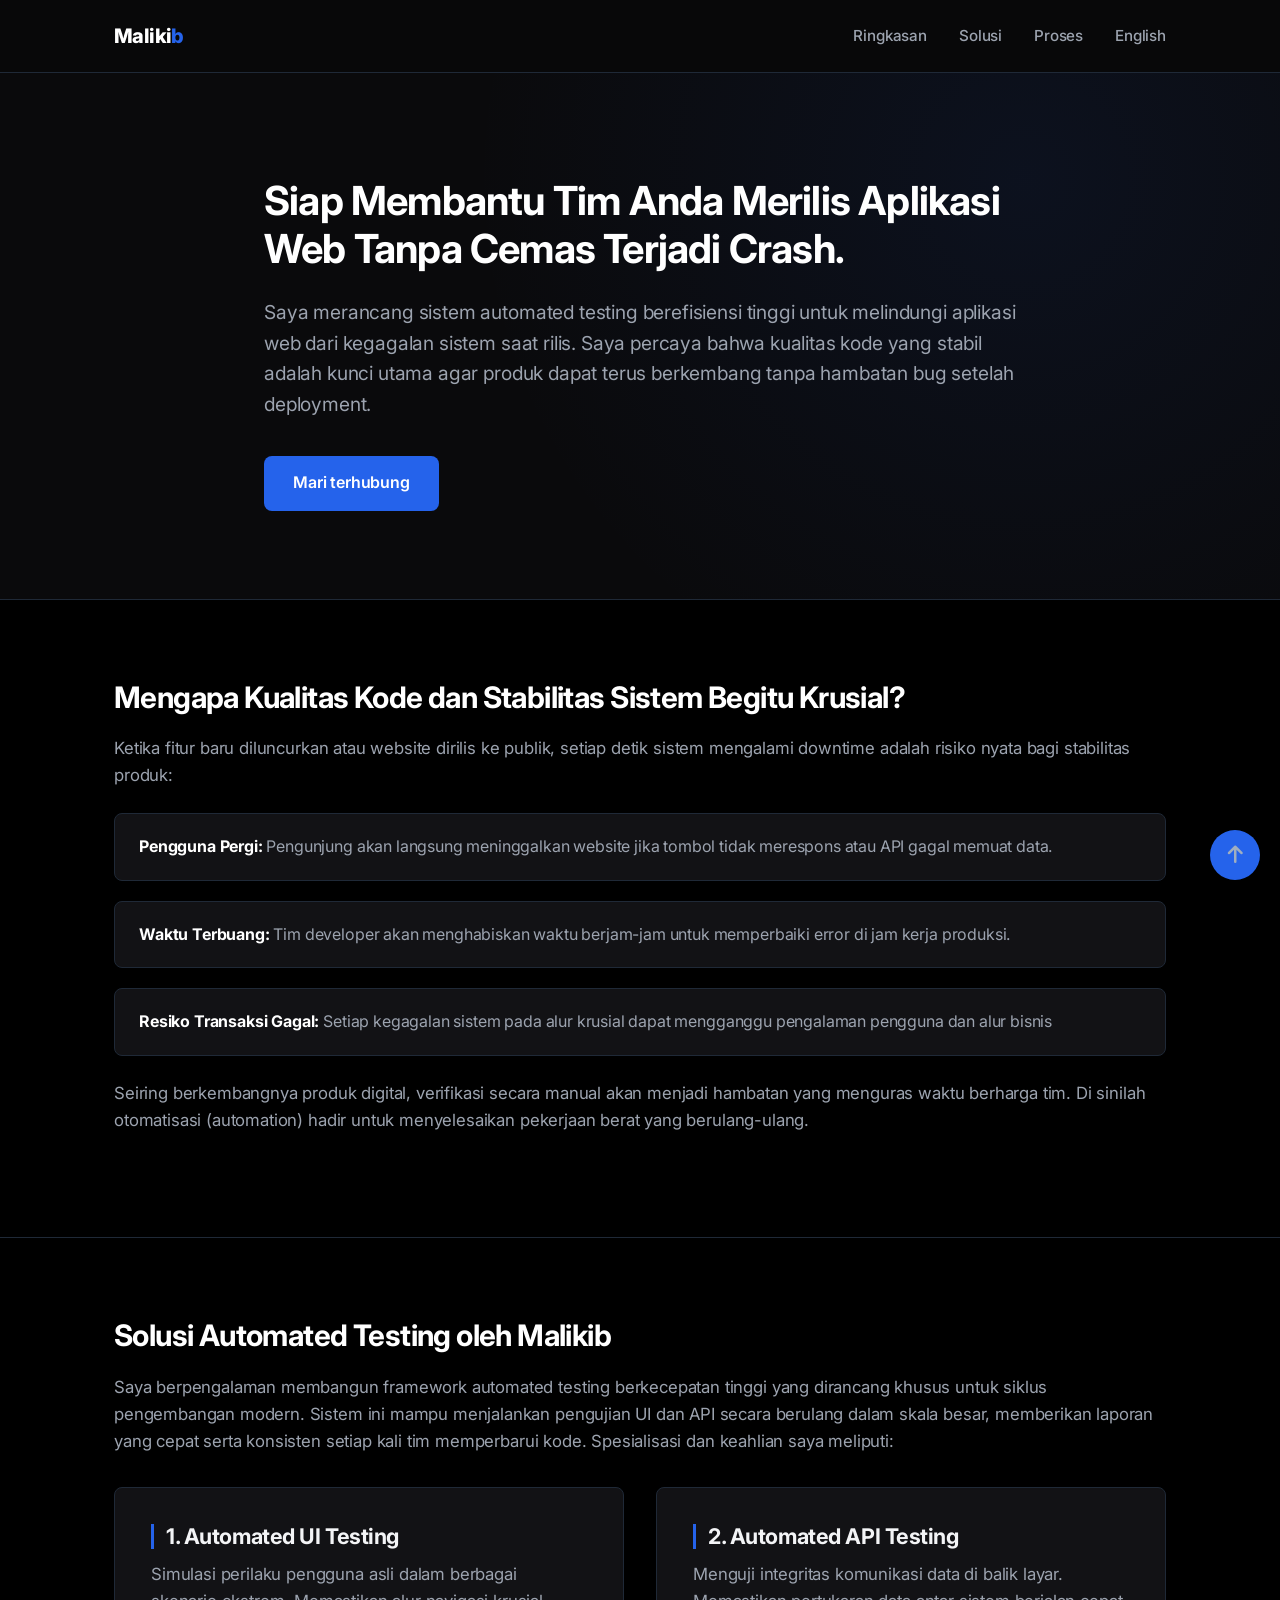
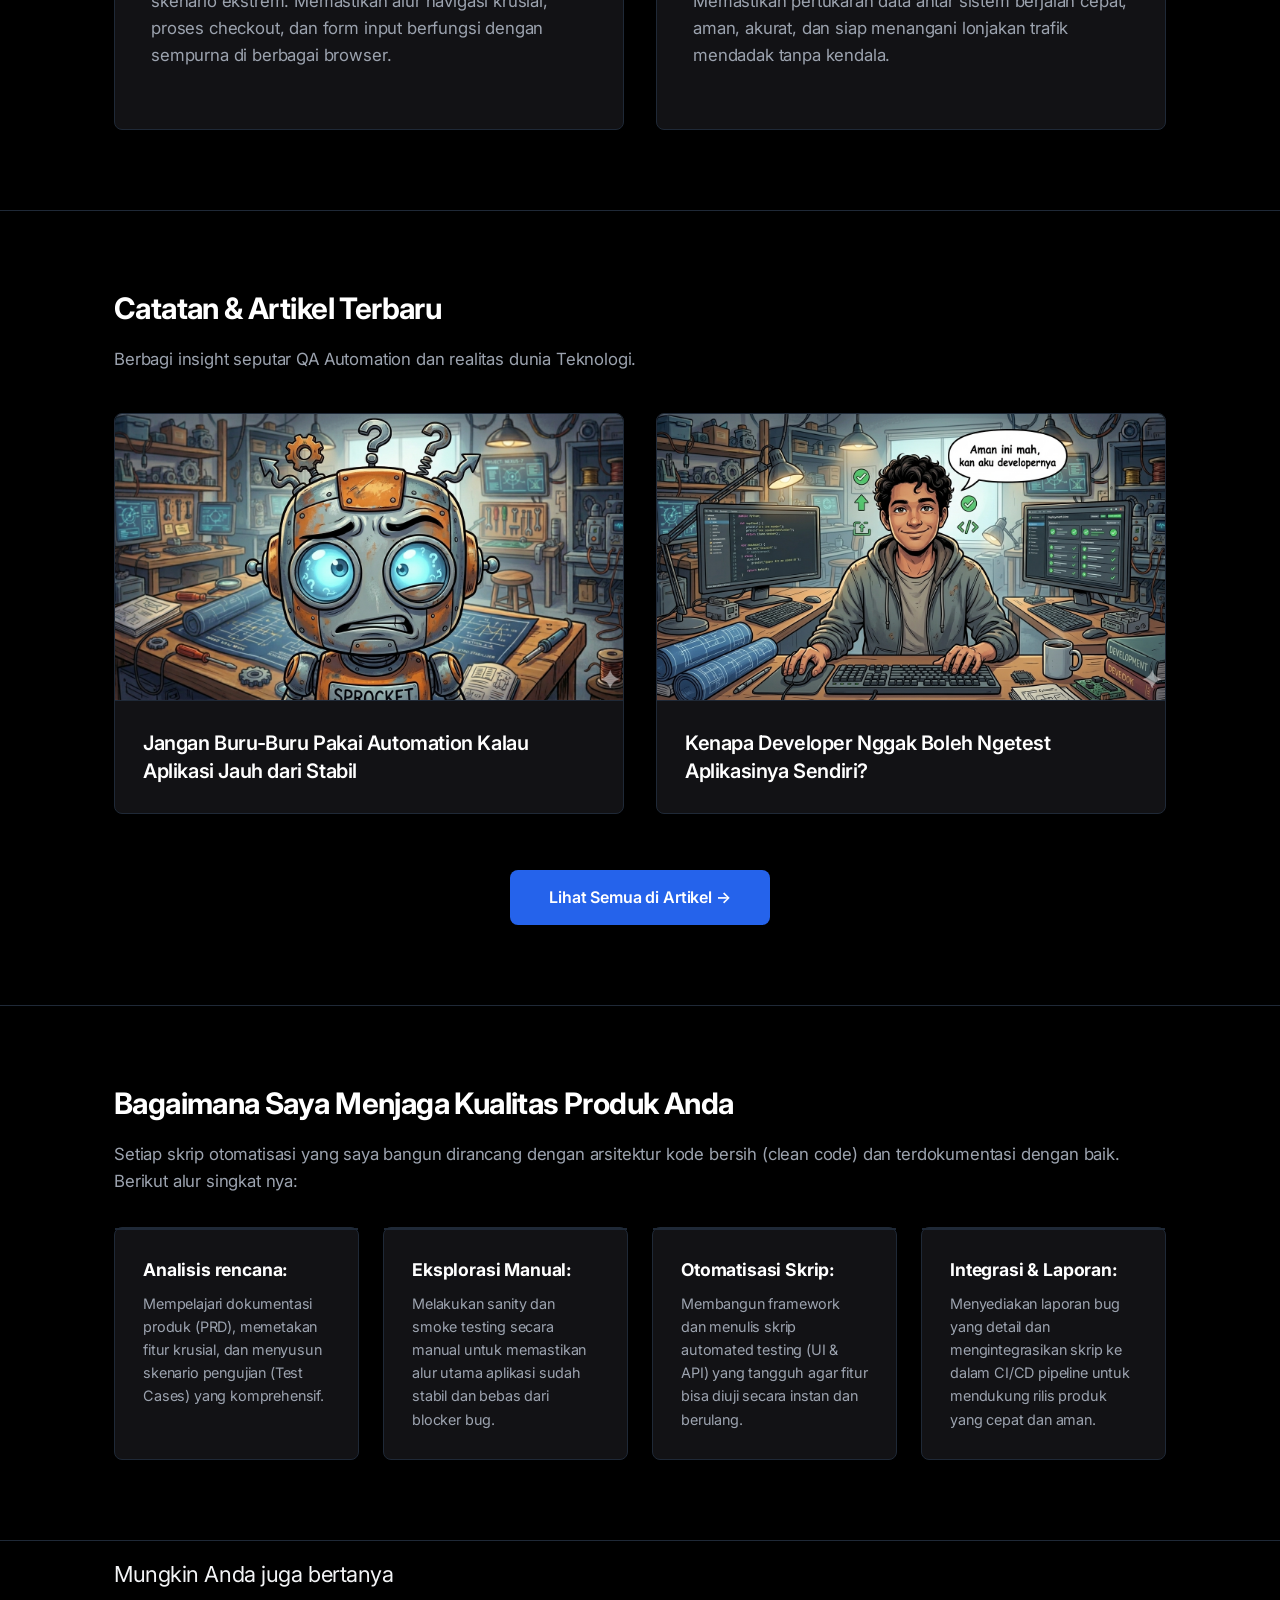
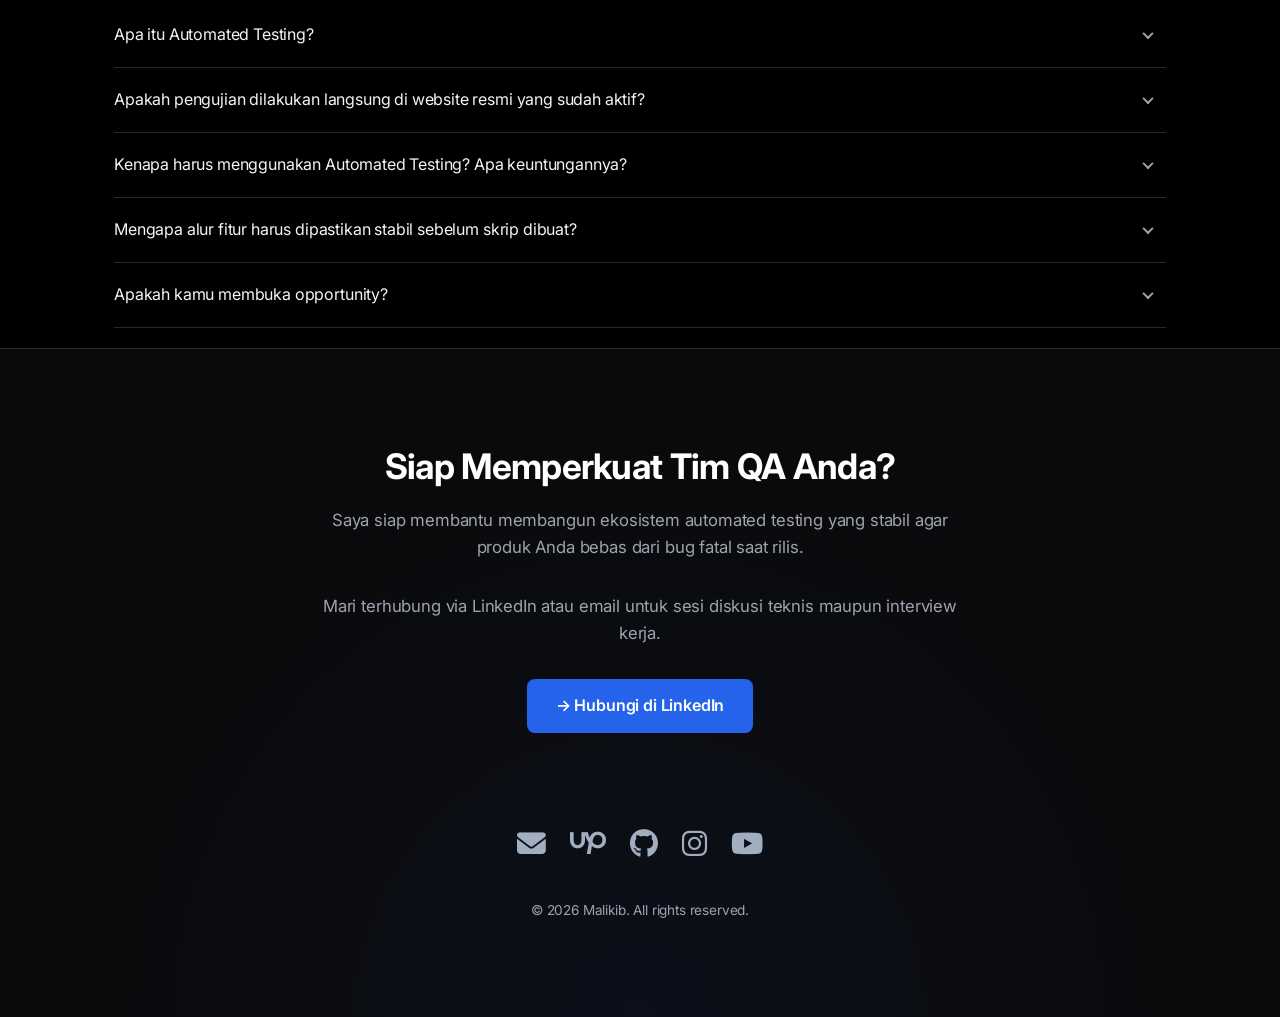
<file: index.html>
<!DOCTYPE html>
<html lang="id">
<head>
    <meta charset="UTF-8">
    <meta name="viewport" content="width=device-width, initial-scale=1.0">
    <title>Jasa Automated Testing Web | Malikib</title>
    <link rel="icon" type="image/png" href="M-icon.png">
    <link rel="stylesheet" href="https://cdnjs.cloudflare.com/ajax/libs/font-awesome/6.5.1/css/all.min.css">
    <link href="https://fonts.googleapis.com/css2?family=Inter:wght@400;500;600;700;800&display=swap" rel="stylesheet">
    <link rel="stylesheet" href="css/style-global.css" ">
    <!-- Aturan buat HP (layar dari 0px sampai 768px) -->
    <link rel="stylesheet" href="css/style-hp.css" media="screen and (max-width: 768px)">
</head>
<body id="top">

        <!-- HEADER / NAVIGATION -->
    <header>
        <div class="container nav-container">
            <a href="portofolio/" class="logo">Maliki<span>b</span></a>
            <nav>
                <ul>
                    <li><a href="#problems">Ringkasan</a></li>
                    <li><a href="#services">Solusi</a></li>
                    <li hidden><a href="#portfolio">Portofolio</a></li>
		    <li hidden><a href="#artikel">Artikel</a></li>
                    <li><a href="#process">Proses</a></li>
		    <li><a href="en/">English</a></li>
                </ul>
            </nav>
        </div>
    </header>
    
    <section class="hero">
        <div class="container hero-content">
            <h1>Siap Membantu Tim Anda Merilis Aplikasi Web Tanpa Cemas Terjadi Crash.</h1>
            <p>Saya merancang sistem automated testing berefisiensi tinggi untuk melindungi aplikasi web dari kegagalan sistem saat rilis. Saya percaya bahwa kualitas kode yang stabil adalah kunci utama agar produk dapat terus berkembang tanpa hambatan bug setelah deployment.</p>
            <a href="#contact" class="btn">Mari terhubung</a>

	    <div class="video-container-profile" hidden>
                <div class="video-placeholder">
                    <div class="play-icon"></div>
                </div>
            </div>
	    
        </div>
    </section>

    <section id="problems">
        <div class="container">
            <h2>Mengapa Kualitas Kode dan Stabilitas Sistem Begitu Krusial?</h2>
            <p>Ketika fitur baru diluncurkan atau website dirilis ke publik, setiap detik sistem mengalami downtime adalah risiko nyata bagi stabilitas produk:</p>
            
            <ul class="problem-list">
                <li><strong>Pengguna Pergi:</strong> Pengunjung akan langsung meninggalkan website jika tombol tidak merespons atau API gagal memuat data.</li>
                <li><strong>Waktu Terbuang:</strong> Tim developer akan menghabiskan waktu berjam-jam untuk memperbaiki error di jam kerja produksi.</li>
                <li><strong>Resiko Transaksi Gagal:</strong> Setiap kegagalan sistem pada alur krusial dapat mengganggu pengalaman pengguna dan alur bisnis</li>
            </ul>
            
            <p>Seiring berkembangnya produk digital, verifikasi secara manual akan menjadi hambatan yang menguras waktu berharga tim. Di sinilah otomatisasi (automation) hadir untuk menyelesaikan pekerjaan berat yang berulang-ulang.</p>
        </div>
    </section>

    <section id="services">
        <div class="container">
            <h2>Solusi Automated Testing oleh Malikib</h2>
            <p>Saya berpengalaman membangun framework automated testing berkecepatan tinggi yang dirancang khusus untuk siklus pengembangan modern. Sistem ini mampu menjalankan pengujian UI dan API secara berulang dalam skala besar, memberikan laporan yang cepat serta konsisten setiap kali tim memperbarui kode. Spesialisasi dan keahlian saya meliputi:</p>
            
            <div class="solutions-grid">
                <div class="solution-card">
                    <h3>1. Automated UI Testing</h3>
                    <p>Simulasi perilaku pengguna asli dalam berbagai skenario ekstrem. Memastikan alur navigasi krusial, proses checkout, dan form input berfungsi dengan sempurna di berbagai browser.</p>
                </div>
                <div class="solution-card">
                    <h3>2. Automated API Testing</h3>
                    <p>Menguji integritas komunikasi data di balik layar. Memastikan pertukaran data antar sistem berjalan cepat, aman, akurat, dan siap menangani lonjakan trafik mendadak tanpa kendala.</p>
                </div>
            </div>
        </div>
    </section>

    <section id="portfolio" hidden>
        <div class="container">
            <h2>Arsitektur Kode Terbuka & Portofolio</h2>
            <p>Saya percaya pada transparansi proses kerja. Anda dapat memeriksa langsung source code, arsitektur framework, hingga log eksekusi dari proyek terbaru saya di GitHub:</p>
            
            <div class="portfolio-grid">
                <div class="portfolio-card">
                    <div class="video-container">
                        <div class="video-placeholder">
                            <div class="play-icon"></div>
                        </div>
                    </div>
                    <div class="portfolio-info">
                        <h3>Proyek Automated API Testing (POS SaaS)</h3>
                        <p>Pengujian backend otomatis untuk memastikan kelancaran transaksi toko, kalkulasi data yang akurat, dan koneksi server yang andal pada sistem aplikasi kasir (POS).</p>
                        <a href="https://github.com/lana-24" class="portfolio-link" target="_blank" rel="noopener">Lihat Repositori API →</a>
                    </div>
                </div>

                <div class="portfolio-card">
                    <div class="video-container">
                        <div class="video-placeholder">
                            <div class="play-icon"></div>
                        </div>
                    </div>
                    <div class="portfolio-info">
                        <h3>Proyek Automated UI Testing (POS SaaS)</h3>
                        <p>Pengujian frontend otomatis untuk memvalidasi alur kerja pengguna secara lengkap, desain antarmuka yang responsif, dan interaksi bebas error di berbagai browser web.</p>
                        <a href="https://github.com/lana-24" class="portfolio-link" target="_blank" rel="noopener">Lihat Repositori UI →</a>
                    </div>
                </div>

		<div class="btn-container">
		    <a href="portofolio" class="btn btn-fix">Lihat Semua di Portofolio →</a>
		</div>		
		
            </div> 
        </div>
    </section>

    <section id="artikel">
    <div class="container">
        <h2>Catatan & Artikel Terbaru</h2>
        <p>Berbagi insight seputar QA Automation dan realitas dunia Teknologi.</p>
        
        <div class="artikel-grid">
            <a href="/artikel/automation-vs-manual.html" class="artikel-card">
                <div class="artikel-image-container">
                    <img src="artikel/gambar/robot-bingung.png" alt="Thumbnail Artikel Manual vs Automation" class="artikel-image">
                </div>
                <div class="artikel-info">
                    <h3>Jangan Buru-Buru Pakai Automation Kalau Aplikasi Jauh dari Stabil</h3>
                </div>
            </a>

            <a href="artikel/dev-testing.html" class="artikel-card">
                <div class="artikel-image-container">
                    <img src="artikel/gambar/dev-testing.png" class="artikel-image">
                </div>
                <div class="artikel-info">
                    <h3>Kenapa Developer Nggak Boleh Ngetest Aplikasinya Sendiri?</h3>
                </div>
            </a>
        </div>

	<div class="btn-container-artikel">
            <a href="artikel/" class="btn btn-fix">Lihat Semua di Artikel →</a>
        </div>

    </div>

    
    </section>

    <section id="process">
        <div class="container">
            <h2>Bagaimana Saya Menjaga Kualitas Produk Anda</h2>
            <p>Setiap skrip otomatisasi yang saya bangun dirancang dengan arsitektur kode bersih (clean code) dan terdokumentasi dengan baik. Berikut alur singkat nya:</p>
            
            <ul class="process-list">
                <li class="process-step">
                    <strong>Analisis rencana:</strong>
                    <p>Mempelajari dokumentasi produk (PRD), memetakan fitur krusial, dan menyusun skenario pengujian (Test Cases) yang komprehensif.</p>
                </li>
                <li class="process-step">
                    <strong>Eksplorasi Manual:</strong>
                    <p> Melakukan sanity dan smoke testing secara manual untuk memastikan alur utama aplikasi sudah stabil dan bebas dari blocker bug.</p>
                </li>
                <li class="process-step">
                    <strong>Otomatisasi Skrip:</strong>
                    <p> Membangun framework dan menulis skrip automated testing (UI & API) yang tangguh agar fitur bisa diuji secara instan dan berulang.</p>
                </li>
                <li class="process-step">
                    <strong> Integrasi & Laporan:</strong>
                    <p>Menyediakan laporan bug yang detail dan mengintegrasikan skrip ke dalam CI/CD pipeline untuk mendukung rilis produk yang cepat dan aman.</p>
                </li>
            </ul>
        </div>
    </section>

    <section id="faq-section">
    <div class="container">
        <h2 class="faq-title">Mungkin Anda juga bertanya</h2>
        
        <div class="faq-wrapper">
	     <!-- FAQ 1 -->
            <details class="faq-item">
                <summary class="faq-question">
                    Apa itu Automated Testing?
                    <span class="faq-icon"></span>
                </summary>
                <div class="faq-answer">
		    <p>
			Automated testing adalah proses menguji aplikasi menggunakan skrip kode otomatis, bukan diklik manual oleh manusia. Juga akan berjalan sesuai kondisi yang di inginkan
		    </p>
                </div>
            </details>
	    
	    <!-- FAQ 2 -->
            <details class="faq-item">
                <summary class="faq-question">
                    Apakah pengujian dilakukan langsung di website resmi yang sudah aktif?
                    <span class="faq-icon"></span>
                </summary>
                <div class="faq-answer">
                    <p><strong>Tidak</strong>, Saya tidak menyarankan pengujian langsung di web production karena berisiko mengganggu pengguna yang sedang aktif.</p>
                </div>
            </details>
	    
	    <!-- FAQ 3 (Indonesia) -->
	    <details class="faq-item" hidden>
		<summary class="faq-question">
		    Bagaimana sistem penentuan harga jasa di sini?
		    <span class="faq-icon"></span>
		</summary>
		<div class="faq-answer">
		    <p>Sistem penentuan harga di sini sangat fleksibel dan menyesuaikan kenyamanan Anda. Karena pengerjaannya melalui Upwork, kita bisa menggunakan sistem <strong>tarif per jam (hourly)</strong> atau <strong>harga tetap per proyek (fixed-price)</strong> berdasarkan alur fitur/skenario pengujian yang Anda butuhkan. Hubungi saya untuk mendiskusikan opsi terbaik bagi proyek Anda.</p>
		</div>
	    </details>
	    
	    <!-- FAQ 4 -->
            <details class="faq-item">
                <summary class="faq-question">
                    Kenapa harus  menggunakan Automated Testing? Apa keuntungannya?
                    <span class="faq-icon"></span>
            </summary>
            <div class="faq-answer">
	    	 
                <p>Automated testing sangat krusial untuk menjaga kecepatan rilis aplikasi tanpa mengorbankan kualitas. Keuntungan utamanya meliputi:</p>
		<ol class="faq-process-list">
			<li><strong>Efisiensi Waktu:</strong> Pengujian yang biasanya memakan waktu berjam-jam secara manual, bisa selesai dalam hitungan menit oleh skrip.</li>
    <li><strong>Akurasi Tinggi:</strong> Menghindari kelalaian manusia (human error) karena skrip mengecek sistem dengan konsistensi 100% yang sama setiap saat.</li>
    <li><strong>Deteksi Bug Instan:</strong> Menemukan error lebih cepat sebelum aplikasi rilis ke pengguna, sehingga tim developer bisa langsung memperbaikinya.</li>
		</ol>

            </div>
            </details>
	    
	    <!-- FAQ 5 (Indonesia) -->
	    <details class="faq-item" hidden>
		<summary class="faq-question">
		    Bagaimana proses pengerjaan dan batasan garansi pengujian di sini?
		    <span class="faq-icon"></span>
		</summary>
		<div class="faq-answer">
		    <p>Proses pengerjaan saya berfokus pada stabilitas alur fitur Anda sebelum skrip otomatisasi dibuat:</p>
		    
		    <ol class="faq-process-list">
			<li><strong>Fase Validasi Alur:</strong> Saya akan melakukan pengujian eksplorasi secara manual untuk memastikan alur fitur Anda sudah final dan tidak ada eror fatal yang menghentikan fungsi utama. Jika ditemukan kendala, saya akan melaporkannya ke developer Anda dan memberikan garansi pengujian ulang sesuai dengan kesepakatan bersama setelah perbaikan selesai.</li>
			<li><strong>Fase Pembuatan Skrip:</strong> Setelah alur fitur dipastikan stabil (artinya logika bisnis dan struktur halamannya tidak akan berubah secara signifikan dalam waktu dekat), saya akan mulai menulis skrip otomatisasinya.</li>
		    </ol>

		</div>
	    </details>
	    
	    <!-- FAQ 6 -->
	    <details class="faq-item">
                <summary class="faq-question">
                    Mengapa alur fitur harus dipastikan stabil sebelum skrip dibuat?
                    <span class="faq-icon"></span>
            </summary>
            <div class="faq-answer">
	    	 
                <p>Skrip otomatisasi bekerja mengikuti langkah demi langkah yang presisi pada sebuah website. Jika tim developer melakukan perubahan alur yang signifikan di tengah jalan (misalnya mengubah struktur tombol atau melompati halaman proses), skrip otomatisasi yang sedang dibuat bisa tidak valid. Memastikan alur stabil di awal akan menjamin skrip otomatisasi Anda akurat dan tahan lama.</p>
		
            </div>
            </details>

	    <!-- FAQ 7 -->
	    <details class="faq-item">
		<summary class="faq-question">
		    Apakah kamu membuka opportunity?
		    <span class="faq-icon"></span>
		</summary>
		<div class="faq-answer">
		    <p><strong>Ya, saya masih aktif</strong> mencari peluang baru dan kesempatan saya untuk bisa berkontribusi di tim Profesional.</p>
		</div>
	    </details>


            </div>
    	</div>
    </section>

    <footer id="contact">
        <div class="container footer-content">
            <h2>Siap Memperkuat Tim QA Anda?</h2>
	    <p>Saya siap membantu membangun ekosistem automated testing yang stabil agar produk Anda bebas dari bug fatal saat rilis.</p>
	    <p>Mari terhubung via LinkedIn atau email untuk sesi diskusi teknis maupun interview kerja.</p>


            
            <div class="footer-cta-container">
                <a href="https://linkedin.com/in/malikib" target="_blank" rel="noopener noreferrer" class="btn">→ Hubungi di LinkedIn </a>
            </div>
	    
            <div class="footer-socials">
		<a href="mailto:maulmalikib@gmail.com" title="Email"><i class="fa-solid fa-envelope"></i></a>
		<a href="https://www.upwork.com/freelancers/~017309c0d1ad59cf28?mp_source=share" target="_blank" title="Upwork"><i class="fa-brands fa-upwork"></i></a>
		<a href="https://github.com/lana-24" target="_blank" title="GitHub"><i class="fa-brands fa-github"></i></a>
		<a href="https://instagram.com/malikib.id" target="_blank" title="Instagram"><i class="fa-brands fa-instagram"></i></a>
		<a href="https://youtube.com/@malikib_id" target="_blank" title="YouTube"><i class="fa-brands fa-youtube"></i></a>
            </div>
	    <p style="font-size: 0.85rem; color: var(--text-muted); margin-top: 2rem; margin-bottom: 0;">
                &copy; 2026 Malikib. All rights reserved.
	    </p>
        </div>
    </footer>


    <!-- TOMBOL BACK TO TOP -->
    <a href="#top" class="btn-traktir-kopi" title="Kembali ke atas">
	<i class="fa-solid fa-arrow-up"></i>
    </a>
    
</body>
</html>
</file>
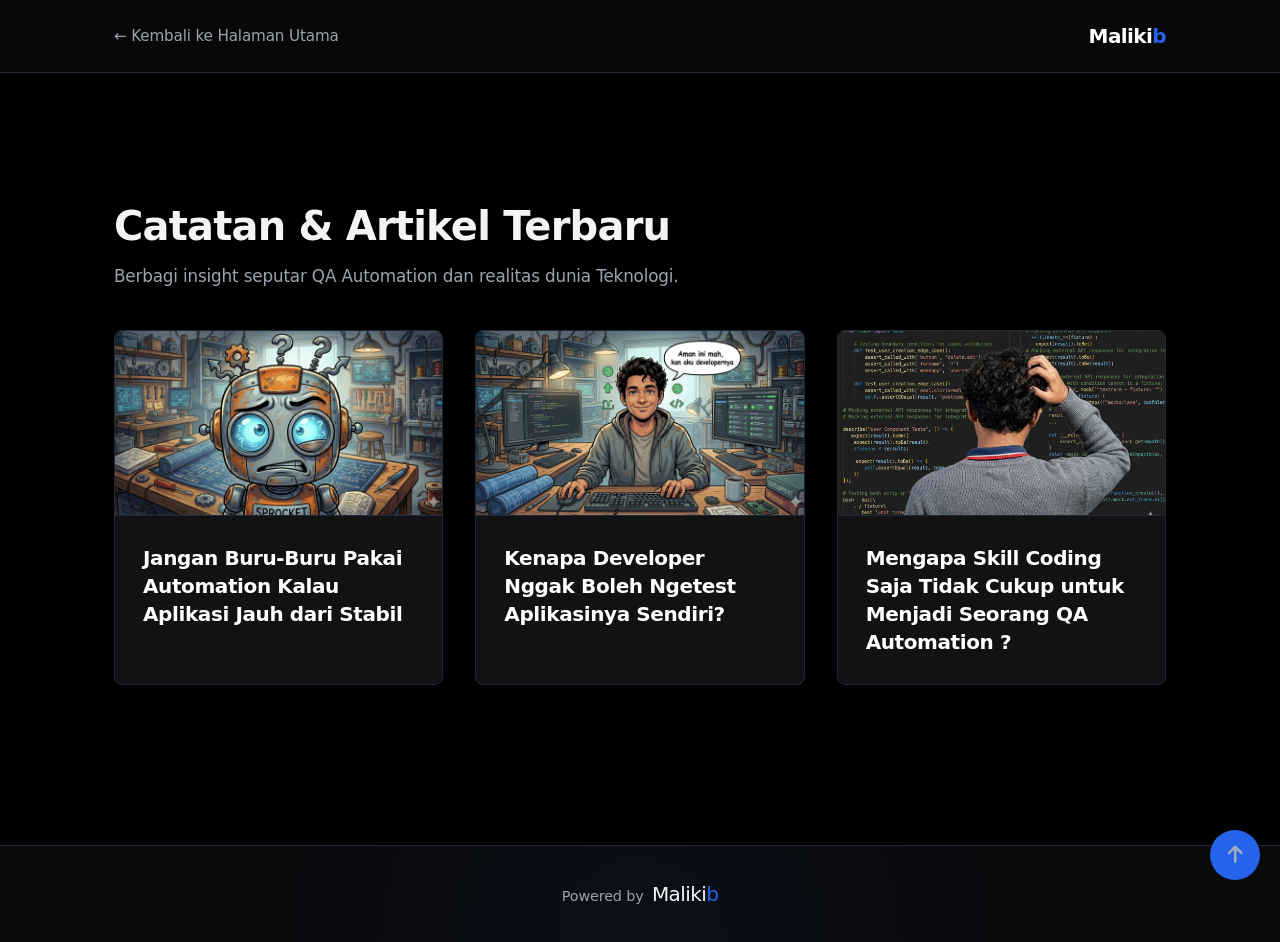
<file: artikel/index.html>
<!DOCTYPE html>
<html lang="id">
<head>
    <meta charset="UTF-8">
    <meta name="viewport" content="width=device-width, initial-scale=1.0">
    <title>Artikel & Catatan - Malikib</title>
    <link rel="icon" type="image/png" href="../M-icon.png">
    <link rel="stylesheet" href="https://cdnjs.cloudflare.com/ajax/libs/font-awesome/6.5.1/css/all.min.css">
    <link rel="stylesheet" href="../css/style-global.css">
    <link rel="stylesheet" href="../css/style-hp.css" media="screen and (max-width: 768px)">
    <link rel="stylesheet" href="../css/artikel.css">
</head>
<body id="top">

    <!-- --- HEADER & NAV --- -->
    <header>
        <div class="container nav-container-subpages">
	    <a href="../#" class="btn-back">← Kembali ke Halaman Utama</a>
	    <a href="#" class="logo">Maliki<span>b</span></a>
	</div>
    </header>


    <main class="artikel-main">
        <section id="artikel-section">
            <div class="artikel-container">
                
                <div class="artikel-intro">
                    <h2>Catatan & Artikel Terbaru</h2>
                    <p>Berbagi insight seputar QA Automation dan realitas dunia Teknologi.</p>
                </div>
                
                <div class="artikel-grid">
                    
                    <a href="automation-vs-manual.html" class="artikel-card">
                        <div class="artikel-image-container">
                            <img src="gambar/robot-bingung.png" alt="Thumbnail Artikel Manual vs Automation" class="artikel-image">
                        </div>
                        <div class="artikel-info">
                            <h3>Jangan Buru-Buru Pakai Automation Kalau Aplikasi Jauh dari Stabil</h3>
                        </div>
                    </a>

                    <a href="dev-testing.html" class="artikel-card">
                        <div class="artikel-image-container">
                            <img src="gambar/dev-testing.png" alt="Thumbnail Developer Testing" class="artikel-image">
                        </div>
                        <div class="artikel-info">
                            <h3>Kenapa Developer Nggak Boleh Ngetest Aplikasinya Sendiri?</h3>
                        </div>
                    </a>

		    <a href="qa-tidak-wajib-ngoding.html" class="artikel-card">
                        <div class="artikel-image-container">
                            <img src="gambar/qa-bingung.png" alt="Thumbnail Developer Testing" class="artikel-image">
                        </div>
                        <div class="artikel-info">
                            <h3>Mengapa Skill Coding Saja Tidak Cukup untuk Menjadi Seorang QA Automation ?</h3>
                        </div>
                    </a>


                </div> </div>
        </section>
    </main>

    <footer class="artikel-footer">
        <p>Powered by <a href="../portofolio/" class="logo" id="logo-footer">Maliki<span>b</span></a></p>
    </footer>
    
    <!-- TOMBOL BACK TO TOP -->
    <a href="#top" class="btn-traktir-kopi" title="Kembali ke atas">
	<i class="fa-solid fa-arrow-up"></i>
    </a>

</body>
</html>
</file>
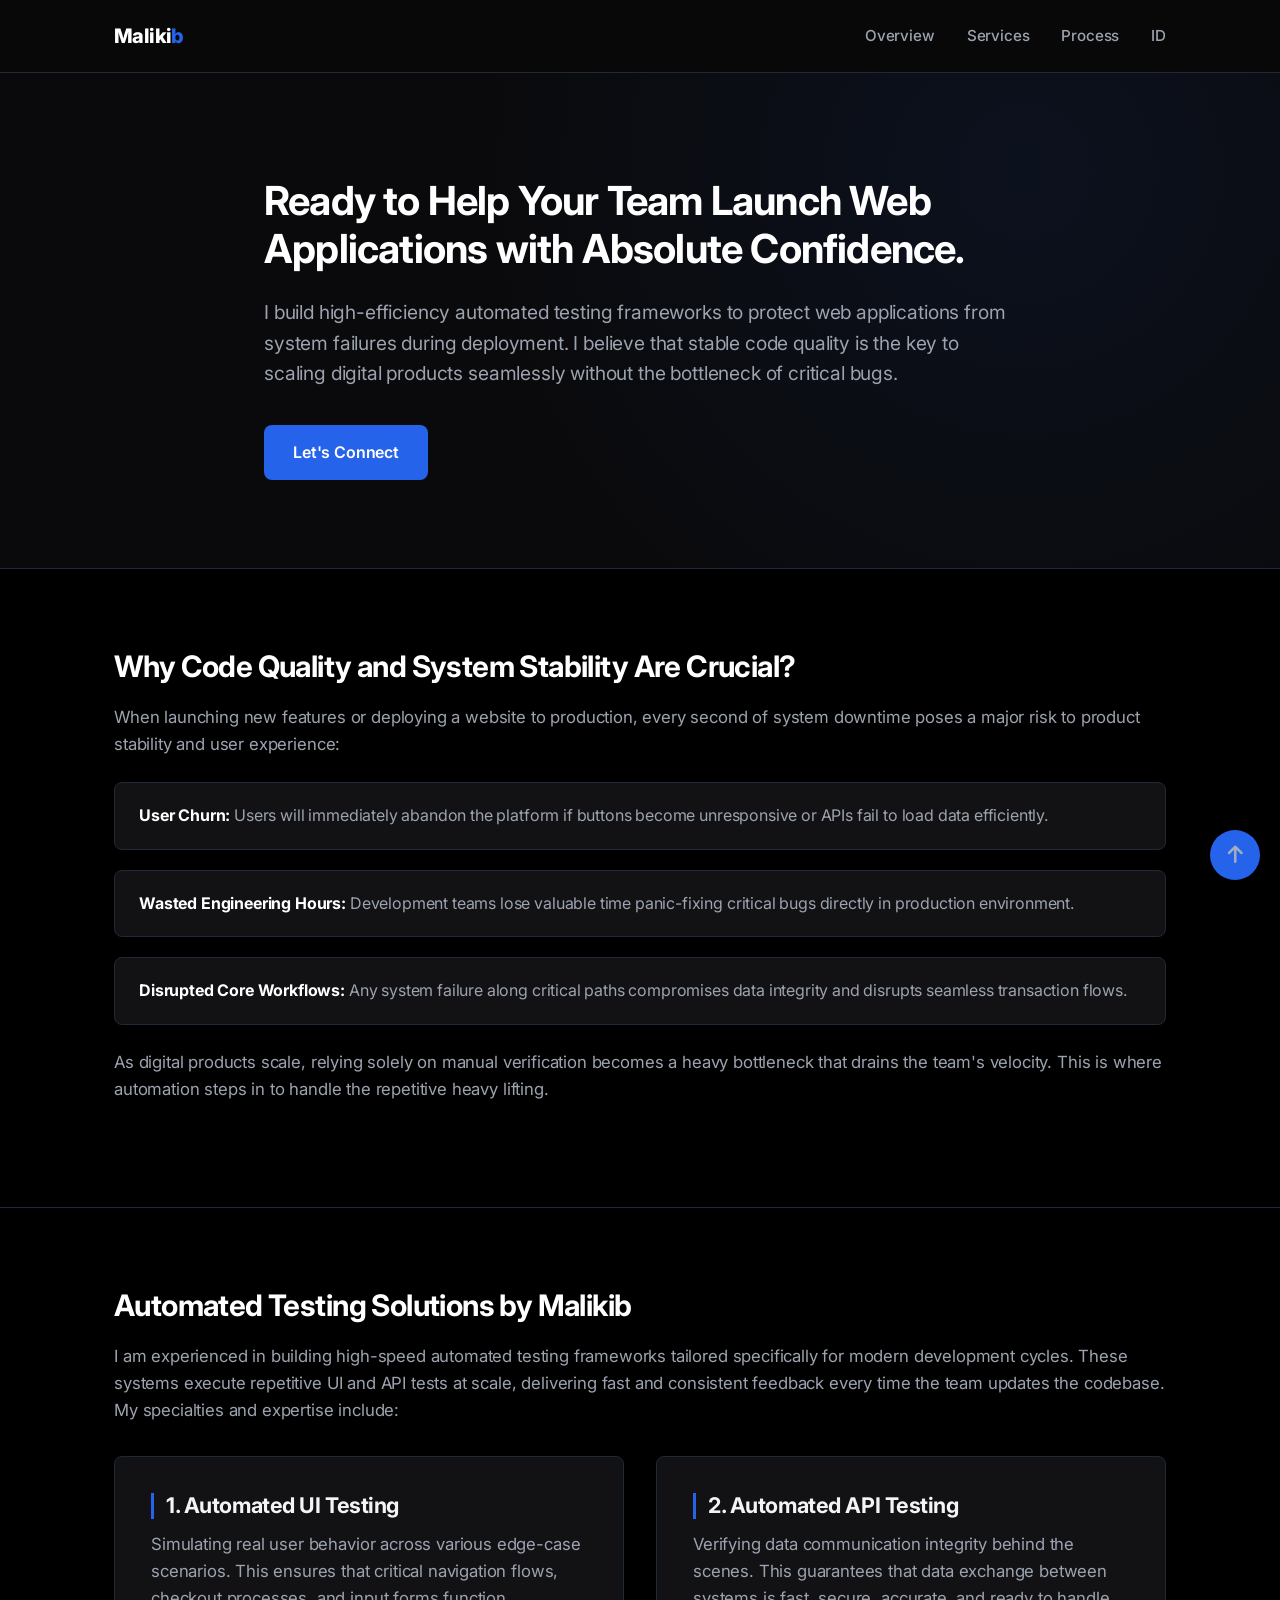
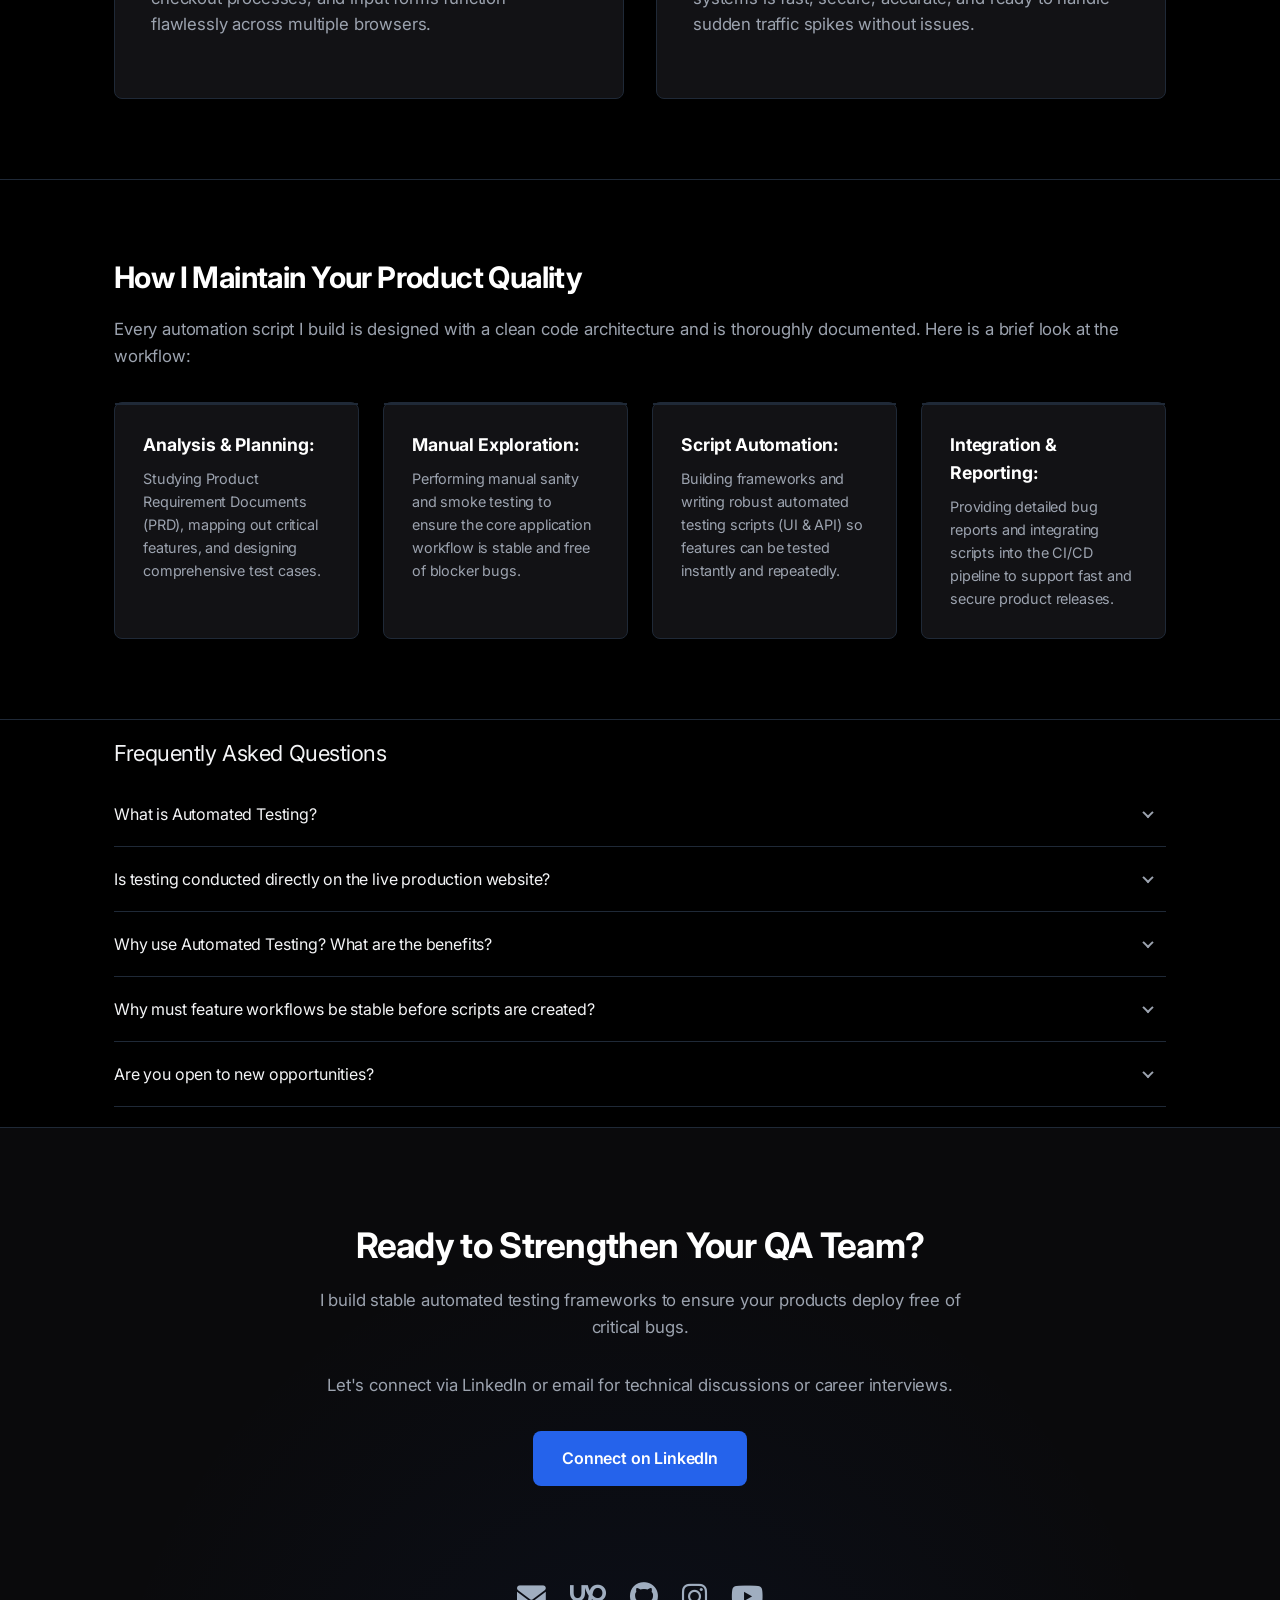
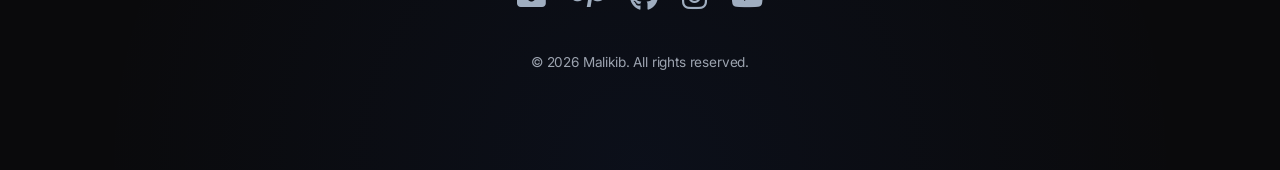
<file: en/index.html>
<!DOCTYPE html>
<html lang="en">
<head>
    <meta charset="UTF-8">
    <meta name="viewport" content="width=device-width, initial-scale=1.0">
    <title>Automated Testing Solutions | Malikib</title>
    <link rel="icon" type="image/png" href="../M-icon.png">
    <link rel="stylesheet" href="https://cdnjs.cloudflare.com/ajax/libs/font-awesome/6.5.1/css/all.min.css">
    <link href="https://fonts.googleapis.com/css2?family=Inter:wght@400;500;600;700;800&display=swap" rel="stylesheet">
    <link rel="stylesheet" href="../css/style-global.css" ">
    <!-- Aturan buat HP (layar dari 0px sampai 768px) -->
    <link rel="stylesheet" href="../css/style-hp.css" media="screen and (max-width: 768px)">
</head>
<body id="top">

    <!-- HEADER / NAVIGATION -->
    <header>
        <div class="container nav-container">
            <a href="portfolio/" class="logo">Maliki<span>b</span></a>
            <nav>
                <ul>
                    <li><a href="#problems">Overview</a></li>
                    <li><a href="#services">Services</a></li>
                    <li hidden><a href="#portfolio">Portfolio</a></li>
                    <li><a href="#process">Process</a></li>
		    <li><a href="../">ID</a></li>
                </ul>
            </nav>
        </div>
    </header>

    <!-- HERO SECTION -->
    <section class="hero">
        <div class="container hero-content">
            <h1>Ready to Help Your Team Launch Web Applications with Absolute Confidence.</h1>
            <p>I build high-efficiency automated testing frameworks to protect web applications from system failures during deployment. I believe that stable code quality is the key to scaling digital products seamlessly without the bottleneck of critical bugs.</p>
            <a href="#contact" class="btn">Let's Connect</a>
	    
	    <div class="video-container-profile" hidden>
                <div class="video-placeholder">
                    <div class="play-icon"></div>
                </div>
            </div>
	    
        </div>
    </section>
    

    <!-- PROBLEM SECTION -->
    <section id="problems">
        <div class="container">
            <h2>Why Code Quality and System Stability Are Crucial?</h2>
            <p>When launching new features or deploying a website to production, every second of system downtime poses a major risk to product stability and user experience:</p>
            
            <ul class="problem-list">
                <li><strong>User Churn:</strong> Users will immediately abandon the platform if buttons become unresponsive or APIs fail to load data efficiently.</li>
                <li><strong>Wasted Engineering Hours:</strong> Development teams lose valuable time panic-fixing critical bugs directly in production environment.</li>
                <li><strong>Disrupted Core Workflows:</strong> Any system failure along critical paths compromises data integrity and disrupts seamless transaction flows.</li>
            </ul>
            
            <p>As digital products scale, relying solely on manual verification becomes a heavy bottleneck that drains the team's velocity. This is where automation steps in to handle the repetitive heavy lifting.</p>
        </div>
    </section>

    <section id="services">
        <div class="container">
            <h2>Automated Testing Solutions by Malikib</h2>
            <p>I am experienced in building high-speed automated testing frameworks tailored specifically for modern development cycles. These systems execute repetitive UI and API tests at scale, delivering fast and consistent feedback every time the team updates the codebase. My specialties and expertise include:</p>
            
            <div class="solutions-grid">
                <div class="solution-card">
                    <h3>1. Automated UI Testing</h3>
                    <p>Simulating real user behavior across various edge-case scenarios. This ensures that critical navigation flows, checkout processes, and input forms function flawlessly across multiple browsers.</p>
                </div>
                <div class="solution-card">
                    <h3>2. Automated API Testing</h3>
                    <p>Verifying data communication integrity behind the scenes. This guarantees that data exchange between systems is fast, secure, accurate, and ready to handle sudden traffic spikes without issues.</p>
                </div>
            </div>
        </div>
    </section>

    <!-- PORTFOLIO SECTION -->
    <section id="portfolio" hidden>
        <div class="container">
            <h2>Open-Source Architecture & Portfolio</h2>
            <p>I believe in process transparency. You can inspect the source code, framework architecture, and execution logs of my recent work directly on GitHub:</p>
            
            <div class="portfolio-grid">
                <!-- Card 1 -->
                <div class="portfolio-card">
                    <div class="video-container">
                        <div class="video-placeholder">
                            <div class="play-icon"></div>
                        </div>
                    </div>
                    <div class="portfolio-info">
                        <h3>Automated API Testing Project (POS SaaS)</h3>
                        <p>Automated backend testing to ensure smooth store transactions, accurate data calculations, and reliable server connections for the POS system.</p>
                        <a href="https://github.com" class="portfolio-link" target="_blank" rel="noopener">View API Repository →</a>
                    </div>
                </div>

                <!-- Card 2 -->
                <div class="portfolio-card">
                    <div class="video-container">
                        <div class="video-placeholder">
                            <div class="play-icon"></div>
                        </div>
                    </div>
                    <div class="portfolio-info">
                        <h3>Automated UI Testing Project (POS SaaS)</h3>
                        <p>Automated frontend testing to validate complete user workflows, responsive interface design, and error-free interactions across different web browsers.</p>
                        <a href="https://github.com" class="portfolio-link" target="_blank" rel="noopener">View UI Repository →</a>
                    </div>
                </div>

		<div class="btn-container">
		    <a href="portfolio/"  rel="noopener noreferrer" class="btn btn-fix">See More in Portofolio →</a>
		</div>
		
		
            </div> 
        </div>
    </section>


    <!-- ARTICLE SECTION -->
    <section id="articles" hidden>
	<div class="container">
            <h2>Latest Articles & Notes</h2>
            <p>Sharing insights on QA Automation and the realities of the tech industry.</p>
            
            <div class="artikel-grid">
		<a href="/artikel/automation-vs-manual.html" class="artikel-card">
                    <div class="artikel-image-container">
			<img src="../artikel/gambar/robot-bingung.png" alt="Manual vs Automation Article Thumbnail" class="artikel-image">
                    </div>
                    <div class="artikel-info">
			<h3>Don't Rush into Automation If Your Application Is Far from Stable</h3>
                    </div>
		</a>

		<a href="artikel/dev-testing.html" class="artikel-card">
                    <div class="artikel-image-container">
			<img src="../artikel/gambar/dev-testing.png" class="artikel-image">
                    </div>
                    <div class="artikel-info">
			<h3>Why Developers Shouldn't Test Their Own Applications</h3>
                    </div>
		</a>
            </div>

            <div class="btn-container-artikel">
		<a href="../portofolio/en/" class="btn btn-fix">View All Articles →</a>
            </div>

	</div>
    </section>

    <section id="process">
        <div class="container">
            <h2>How I Maintain Your Product Quality</h2>
            <p>Every automation script I build is designed with a clean code architecture and is thoroughly documented. Here is a brief look at the workflow:</p>
            
            <ul class="process-list">
                <li class="process-step">
                    <strong>Analysis & Planning:</strong>
                    <p>Studying Product Requirement Documents (PRD), mapping out critical features, and designing comprehensive test cases.</p>
                </li>
                <li class="process-step">
                    <strong>Manual Exploration:</strong>
                    <p>Performing manual sanity and smoke testing to ensure the core application workflow is stable and free of blocker bugs.</p>
                </li>
                <li class="process-step">
                    <strong>Script Automation:</strong>
                    <p>Building frameworks and writing robust automated testing scripts (UI & API) so features can be tested instantly and repeatedly.</p>
                </li>
                <li class="process-step">
                    <strong>Integration & Reporting:</strong>
                    <p>Providing detailed bug reports and integrating scripts into the CI/CD pipeline to support fast and secure product releases.</p>
                </li>
            </ul>
        </div>
    </section>

    <section id="faq-section">
	<div class="container">
            <h2 class="faq-title">Frequently Asked Questions</h2>
            
            <div class="faq-wrapper">
		<!-- FAQ 1 -->
		<details class="faq-item">
                    <summary class="faq-question">
			What is Automated Testing?
			<span class="faq-icon"></span>
                    </summary>
                    <div class="faq-answer">
			<p>
			    Automated testing is the process of verifying software applications using automated code scripts rather than manual human clicks. It executes testing scenarios exactly according to your defined conditions and requirements.
			</p>
                    </div>
		</details>
		
		<!-- FAQ 2 -->
		<details class="faq-item">
                    <summary class="faq-question">
			Is testing conducted directly on the live production website?
			<span class="faq-icon"></span>
                    </summary>
                    <div class="faq-answer">
			<p><strong>No</strong>, I do not recommend running tests directly in a production environment, as it risks disrupting active users. Testing should always be performed in a staging or development environment.</p>
                    </div>
		</details>
		
		<!-- FAQ 3 (Hidden - Freelance related) -->
		<details class="faq-item" hidden>
		    <summary class="faq-question">
			How is the pricing determined here?
			<span class="faq-icon"></span>
		    </summary>
		    <div class="faq-answer">
			<p>Pricing is highly flexible and tailored to your convenience. Since the work is managed through Upwork, we can utilize either an <strong>hourly rate</strong> or a <strong>fixed-price per project</strong> system based on the feature workflows and test scenarios you require. Feel free to contact me to discuss the best option for your project.</p>
		    </div>
		</details>
		
		<!-- FAQ 4 -->
		<details class="faq-item">
                    <summary class="faq-question">
			Why use Automated Testing? What are the benefits?
			<span class="faq-icon"></span>
                    </summary>
                    <div class="faq-answer">
			<p>Automated testing is crucial for maintaining fast deployment cycles without sacrificing software quality. The key benefits include:</p>
			<ol class="faq-process-list">
			    <li><strong>Time Efficiency:</strong> Tests that typically take hours to execute manually can be completed by scripts within minutes.</li>
			    <li><strong>High Accuracy:</strong> Eliminates human error by consistently checking the system with 100% precision every single run.</li>
			    <li><strong>Instant Bug Detection:</strong> Catches errors faster before the application reaches users, allowing the development team to fix them immediately.</li>
			</ol>
                    </div>
		</details>
		
		<!-- FAQ 5 (Hidden - Freelance related) -->
		<details class="faq-item" hidden>
		    <summary class="faq-question">
			What is the workflow and warranty policy for testing?
			<span class="faq-icon"></span>
		    </summary>
		    <div class="faq-answer">
			<p>My workflow focuses on the stability of your feature paths before automation scripts are developed:</p>
			<ol class="faq-process-list">
			    <li><strong>Flow Validation Phase:</strong> I perform manual exploratory testing to ensure the feature flow is final and free of blocker bugs. If issues are found, I report them to your developers and offer a re-testing warranty based on our mutual agreement after fixes are deployed.</li>
			    <li><strong>Script Development Phase:</strong> Once the feature flow is stable (meaning business logic and page structures won't change drastically in the near future), I begin writing the automation scripts.</li>
			</ol>
		    </div>
		</details>
		
		<!-- FAQ 6 -->
		<details class="faq-item">
                    <summary class="faq-question">
			Why must feature workflows be stable before scripts are created?
			<span class="faq-icon"></span>
                    </summary>
                    <div class="faq-answer">
			<p>Automation scripts follow precise, step-by-step actions on a website. If the development team introduces major workflow changes mid-way (such as altering button structures or skipping process pages), the automation scripts under development can become invalid. Ensuring flow stability upfront guarantees that your automation scripts remain highly accurate and long-lasting.</p>
                    </div>
		</details>

		<!-- FAQ 7 -->
		<details class="faq-item">
		    <summary class="faq-question">
			Are you open to new opportunities?
			<span class="faq-icon"></span>
		    </summary>
		    <div class="faq-answer">
			<p><strong>Yes, I am actively looking</strong> for new career opportunities and look forward to contributing my skills to a professional development team.</p>
		    </div>
		</details>

            </div>
    	</div>
    </section>

    <!-- CALL TO ACTION FOOTER -->

    <footer id="contact">
        <div class="container footer-content">
            <h2>Ready to Strengthen Your QA Team?</h2>
            <p>I build stable automated testing frameworks to ensure your products deploy free of critical bugs.</p>
            <p>Let's connect via LinkedIn or email for technical discussions or career interviews.</p>
            
            <div class="footer-cta-container">
                <a href="https://linkedin.com/in/malikib" target="_blank" rel="noopener noreferrer" class="btn">Connect on LinkedIn</a>
            </div>

	    <div class="footer-socials">
            <a href="mailto:maulmalikib@gmail.com" title="Email"><i class="fa-solid fa-envelope"></i></a>
	    <a href="https://www.upwork.com/freelancers/~017309c0d1ad59cf28?mp_source=share" target="_blank" title="Upwork"><i class="fa-brands fa-upwork"></i></a>
            <a href="https://github.com/lana-24" target="_blank" title="GitHub"><i class="fa-brands fa-github"></i></a>
            <a href="https://instagram.com/malikib.id" target="_blank" title="Instagram"><i class="fa-brands fa-instagram"></i></a>
            <a href="https://youtube.com/@malikib_id" target="_blank" title="YouTube"><i class="fa-brands fa-youtube"></i></a>
            </div>
	    <p style="font-size: 0.85rem; color: var(--text-muted); margin-top: 2rem; margin-bottom: 0;">
                &copy; 2026 Malikib. All rights reserved.
	    </p>
        </div>
    </footer>

    <!-- TOMBOL BACK TO TOP -->
    <a href="#top" class="btn-traktir-kopi" title="Kembali ke atas">
	<i class="fa-solid fa-arrow-up"></i>
    </a>

    

</body>
</html>
</file>
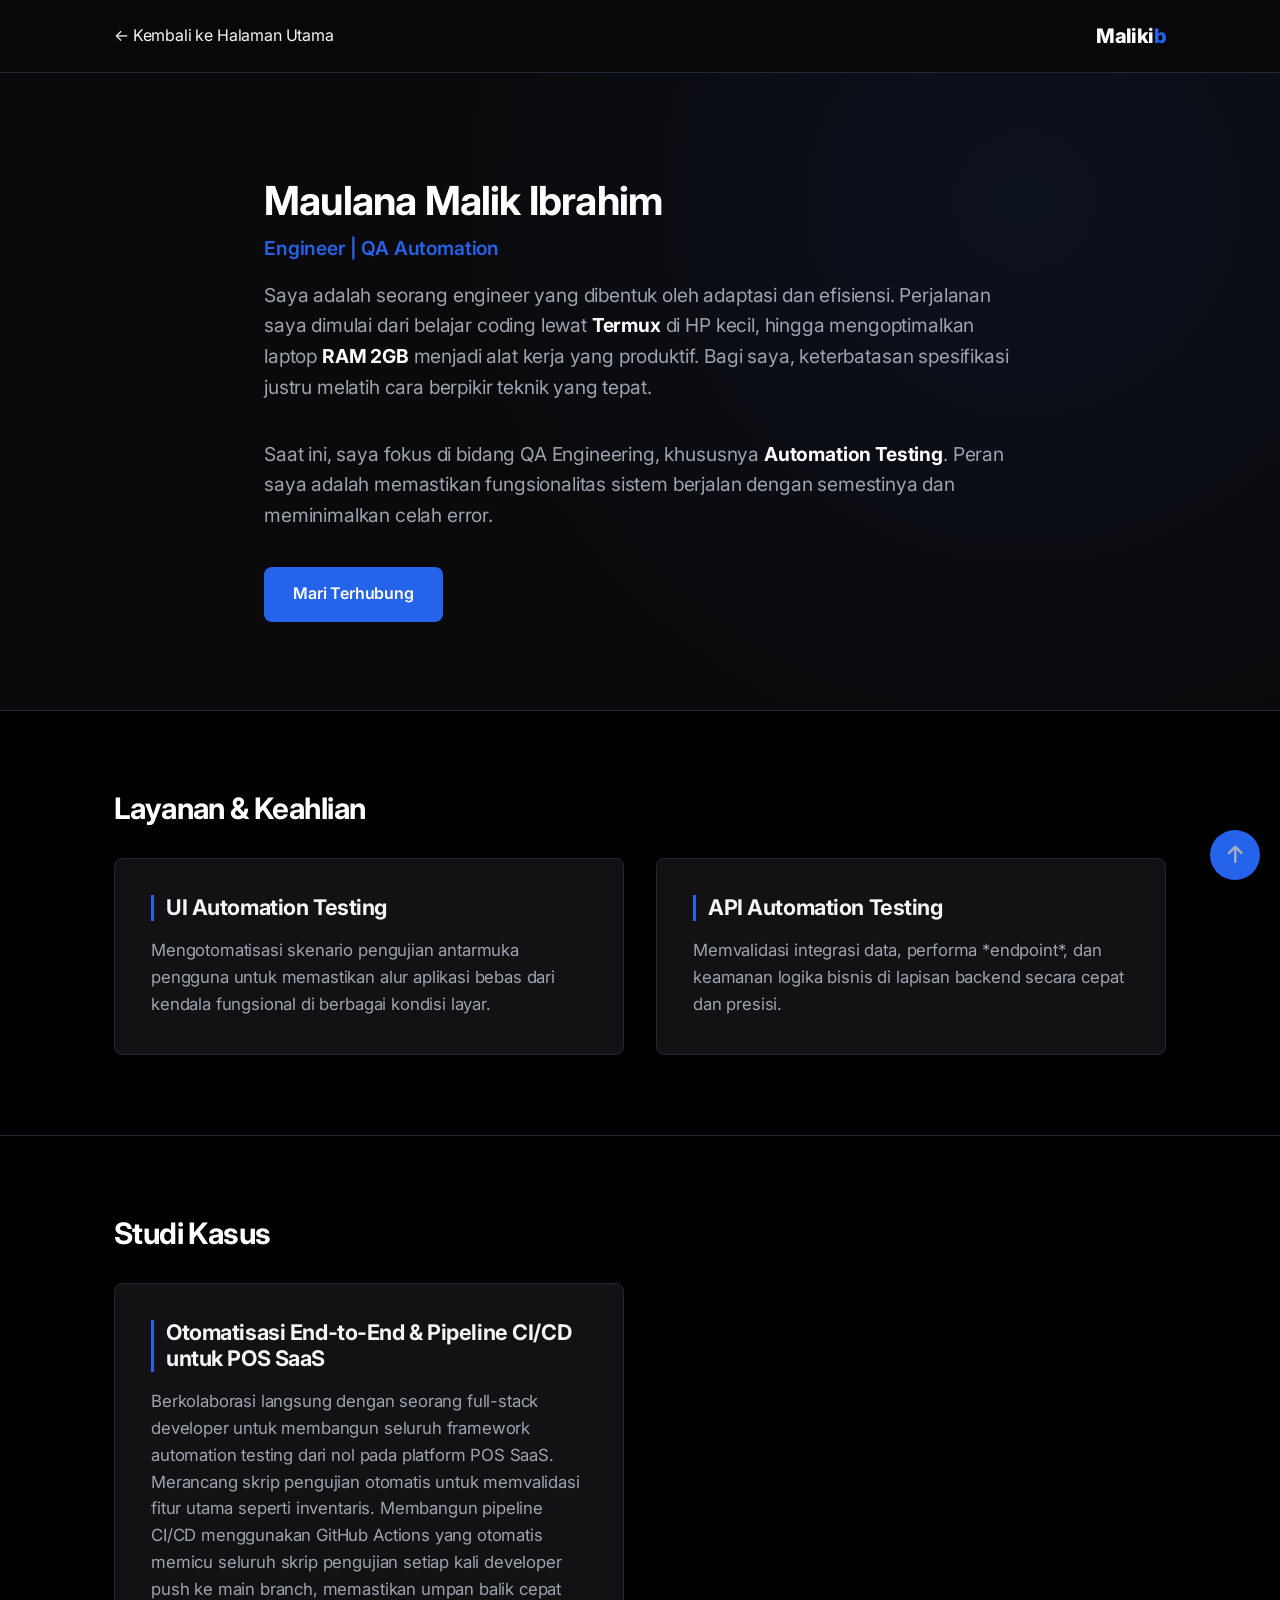
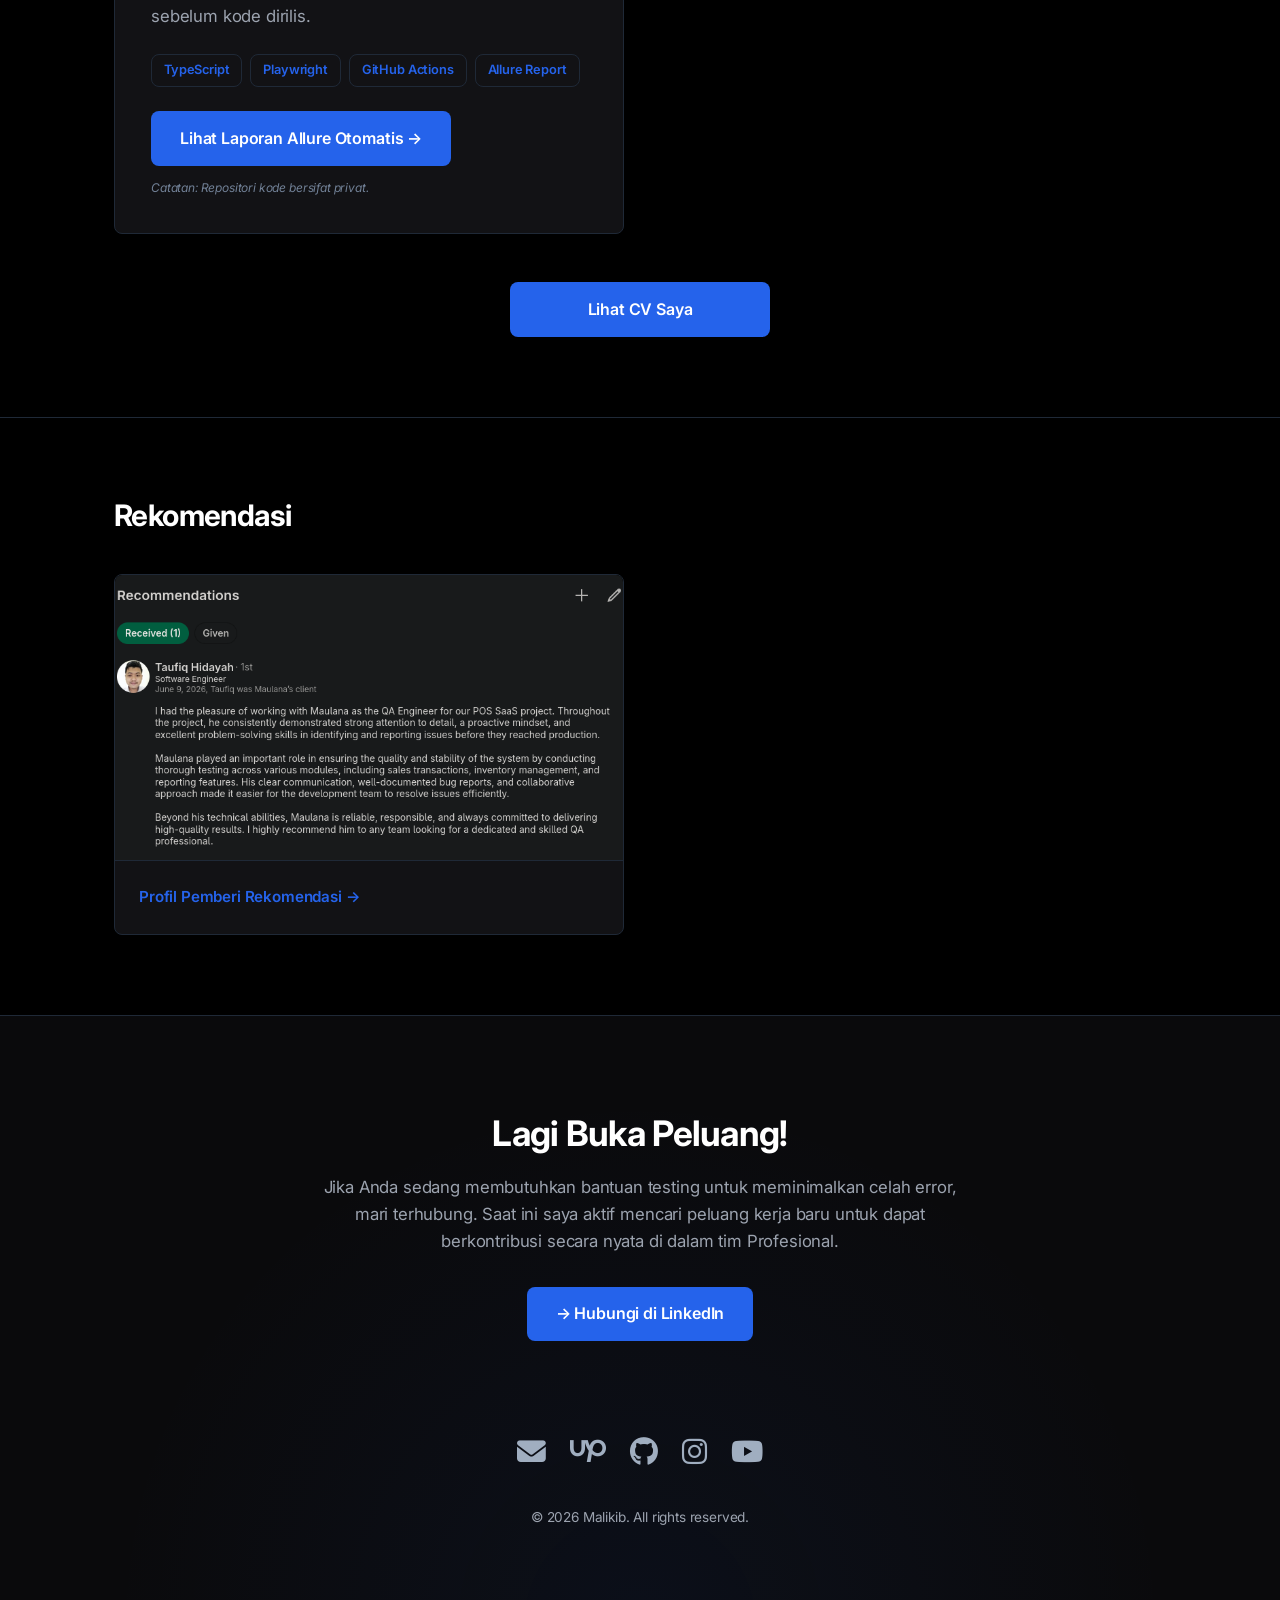
<file: portofolio/index.html>
<!DOCTYPE html>
<html lang="id">
    <head>
	<meta charset="UTF-8">
	<meta name="viewport" content="width=device-width, initial-scale=1.0">
	<title>Maulana Malik Ibrahim | Engineer & QA Automation</title>
	<link rel="icon" type="image/png" href="../M-icon.png">
	<link rel="stylesheet" href="../css/style-global.css">
	<link rel="stylesheet" href="../css/style-hp.css" media="screen and (max-width: 768px)">
	<!-- Font Inter & Font Awesome -->
	<link rel="preconnect" href="https://fonts.googleapis.com">
	<link rel="preconnect" href="https://fonts.gstatic.com" crossorigin>
	<link href="https://fonts.googleapis.com/css2?family=Inter:wght@400;500;600;700;800&display=swap" rel="stylesheet">
	<link rel="stylesheet" href="https://cdnjs.cloudflare.com/ajax/libs/font-awesome/6.5.1/css/all.min.css">
    </head>
    <body>

	<!-- --- HEADER & NAV --- -->
	<header>
            <div class="container nav-container-subpages">
		<a href="../#" class="btn-back">← Kembali ke Halaman Utama</a>
		<a href="#" class="logo">Maliki<span>b</span></a>
	    </div>
	</header>

	<!-- --- HERO SECTION --- -->
	<section class="hero" id="tentang">
            <div class="container hero-content">
		<h1>Maulana Malik Ibrahim</h1>
		<p style="color: var(--accent-blue); font-weight: 600; margin-bottom: 1rem; margin-top: -1rem;">
                    Engineer | QA Automation
		</p>
		<p>
                    Saya adalah seorang engineer yang dibentuk oleh adaptasi dan efisiensi. Perjalanan saya dimulai dari belajar coding lewat <strong>Termux</strong> di HP kecil, hingga mengoptimalkan laptop <strong>RAM 2GB</strong> menjadi alat kerja yang produktif. Bagi saya, keterbatasan spesifikasi justru melatih cara berpikir teknik yang tepat.
		</p>
		<p>
                    Saat ini, saya fokus di bidang QA Engineering, khususnya <strong>Automation Testing</strong>. Peran saya adalah memastikan fungsionalitas sistem berjalan dengan semestinya dan meminimalkan celah error.
		</p>
		<a href="#kontak" class="btn">Mari Terhubung</a>
            </div>
	</section>

	<!-- --- SOLUTIONS / VALUE SECTION --- -->
	<section id="solusi">
            <div class="container">
		<h2>Layanan & Keahlian</h2>
		<div class="solutions-grid">
                    <div class="solution-card">
			<h3>UI Automation Testing</h3>
			<p style="margin-top: 1rem; margin-bottom: 0;">
                            Mengotomatisasi skenario pengujian antarmuka pengguna untuk memastikan alur aplikasi bebas dari kendala fungsional di berbagai kondisi layar.
			</p>
                    </div>
                    <div class="solution-card">
			<h3>API Automation Testing</h3>
			<p style="margin-top: 1rem; margin-bottom: 0;">
                            Memvalidasi integrasi data, performa *endpoint*, dan keamanan logika bisnis di lapisan backend secara cepat dan presisi.
			</p>
                    </div>
		</div>
            </div>
	</section>

	<!-- --- SHOWCASE SECTION --- -->
	<section id="showcase">
	    <div class="container">
		<h2>Studi Kasus</h2>
		<div class="solutions-grid">
		    <!-- 1 KARTU UTAMA -->
		    <div class="solution-card">
			<h3>Otomatisasi End-to-End & Pipeline CI/CD untuk POS SaaS</h3>
			<p style="margin-top: 1rem; margin-bottom: 0;">
			    Berkolaborasi langsung dengan seorang full-stack developer untuk membangun seluruh framework automation testing dari nol pada platform POS SaaS. Merancang skrip pengujian otomatis untuk memvalidasi fitur utama seperti inventaris. Membangun pipeline CI/CD menggunakan GitHub Actions yang otomatis memicu seluruh skrip pengujian setiap kali developer push ke main branch, memastikan umpan balik cepat sebelum kode dirilis.
			</p>
			
			<!-- KATEGORI STACK DENGAN BORDER -->
			<div class="tech-stack-container">
			    <span class="stack-category">TypeScript</span>
			    <span class="stack-category">Playwright</span>
			    <span class="stack-category">GitHub Actions</span>
			    <span class="stack-category">Allure Report</span>
			</div>

			<!-- TOMBOL ALLURE MENGGUNAKAN CLASS .btn UTAMAMU -->
			<div class="allure-btn-wrapper">
			    <a href="../source/report/" target="_blank" rel="noopener noreferrer" class="btn">
				Lihat Laporan Allure Otomatis →
			    </a>
			</div>
			<small class="repo-note">Catatan: Repositori kode bersifat privat.</small>
		    </div>

		    <div class="btn-container-cv">
			<!-- Langsung arahkan ke file PDF CV Anda -->
			<a href="https://drive.google.com/drive/folders/18D36qcQZNmC2jWRIvEJ6mdLvzMjagZei?usp=drive_link" download target="_blank" class="btn btn-fix">Lihat CV Saya</a>
		    </div>

		</div>		
	    </div>
	</section>

	<!-- --- PORTFOLIO SECTION --- -->
	<section id="portfolio">
	    <div class="container">
		<h2>Rekomendasi</h2>
		<div class="portfolio-grid">
		    
		    <!-- Card 1: Rekomendasi Solo Developer -->
		    <div class="portfolio-card">
			<!-- BUNGKUS GAMBAR PAKAI TAG A -->
			<a href="../source/mas-taufiq-pos-saas.png" target="_blank" class="artikel-image-container">
			    <img src="../source/mas-taufiq-pos-saas.png" alt="Screenshot Rekomendasi SaaS Project" class="artikel-image">
			</a>
			
			<div class="portfolio-info" style="padding: 1.5rem;">
			    <!-- Link Menuju Profil Pemberi Rekomendasi -->
			    <a href="https://www.linkedin.com/in/taufiq-hidayah-8936b0246" target="_blank" class="portfolio-link" style="font-weight: 600; text-decoration: none;">
				Profil Pemberi Rekomendasi &rarr;
			    </a>
			</div>
		    </div>

		</div>
	    </div>
	</section>

	<!-- --- CTA & FOOTER --- -->
	<footer id="kontak">
            <div class="container footer-content">
		<h2>Lagi Buka Peluang!</h2>
		<p>
                    Jika Anda sedang membutuhkan bantuan testing untuk meminimalkan celah error, mari terhubung. Saat ini saya aktif mencari peluang kerja baru untuk dapat berkontribusi secara nyata di dalam tim Profesional.
		</p>
		
		<div class="footer-cta-container">
                <a href="https://linkedin.com/in/malikib" target="_blank" rel="noopener noreferrer" class="btn">→ Hubungi di LinkedIn </a>
		</div>
		
		<div class="footer-socials">
		    <a href="mailto:maulmalikib@gmail.com" title="Email"><i class="fa-solid fa-envelope"></i></a>
		    <a href="https://www.upwork.com/freelancers/~017309c0d1ad59cf28?mp_source=share" target="_blank" title="Upwork"><i class="fa-brands fa-upwork"></i></a>
		    <a href="https://github.com/lana-24" target="_blank" title="GitHub"><i class="fa-brands fa-github"></i></a>
		    <a href="https://instagram.com/malikib.id" target="_blank" title="Instagram"><i class="fa-brands fa-instagram"></i></a>
		    <a href="https://youtube.com/@malikib_id" target="_blank" title="YouTube"><i class="fa-brands fa-youtube"></i></a>
		</div>
	    
		<p style="font-size: 0.85rem; color: var(--text-muted); margin-top: 2rem; margin-bottom: 0;">
                    &copy; 2026 Malikib. All rights reserved.
		</p>
            </div>
	</footer>

	<!-- TOMBOL BACK TO TOP -->
	<a href="#top" class="btn-traktir-kopi" title="Kembali ke atas">
	    <i class="fa-solid fa-arrow-up"></i>
	</a>

    </body>
</html>
</file>
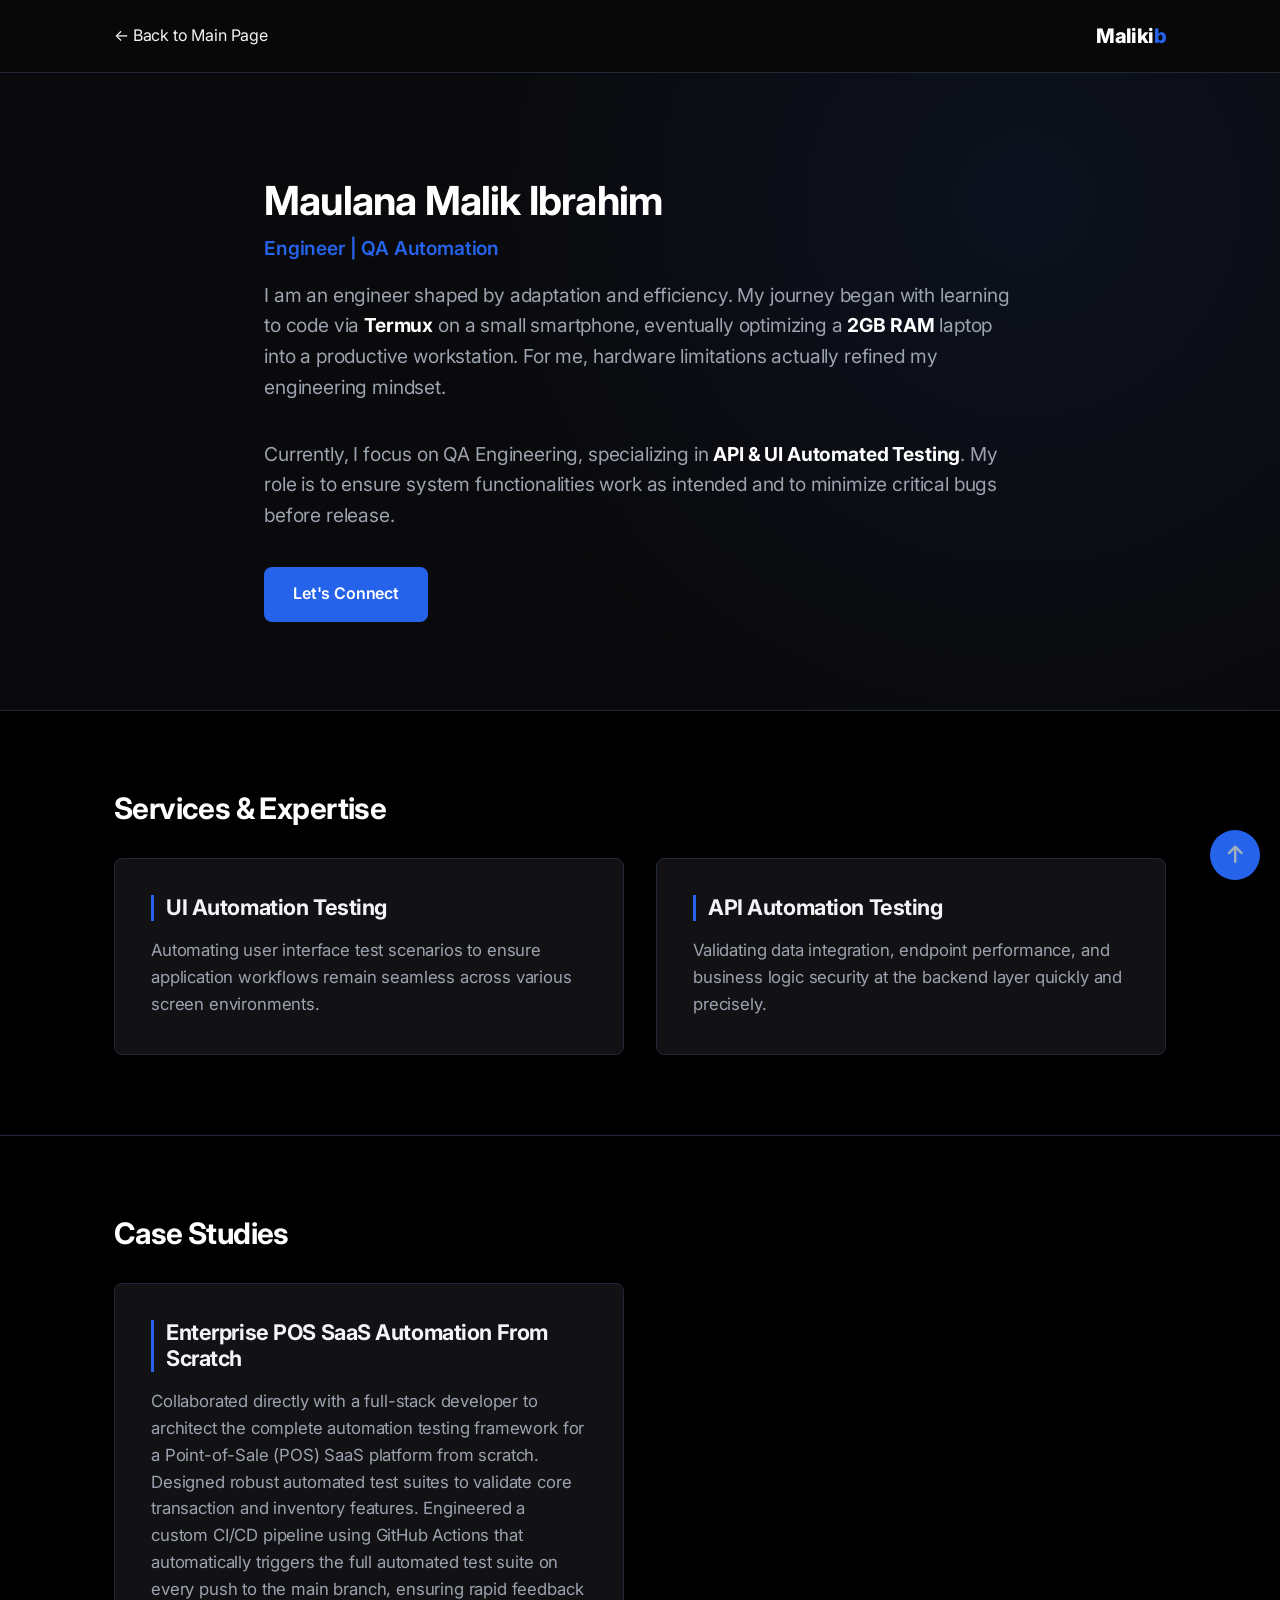
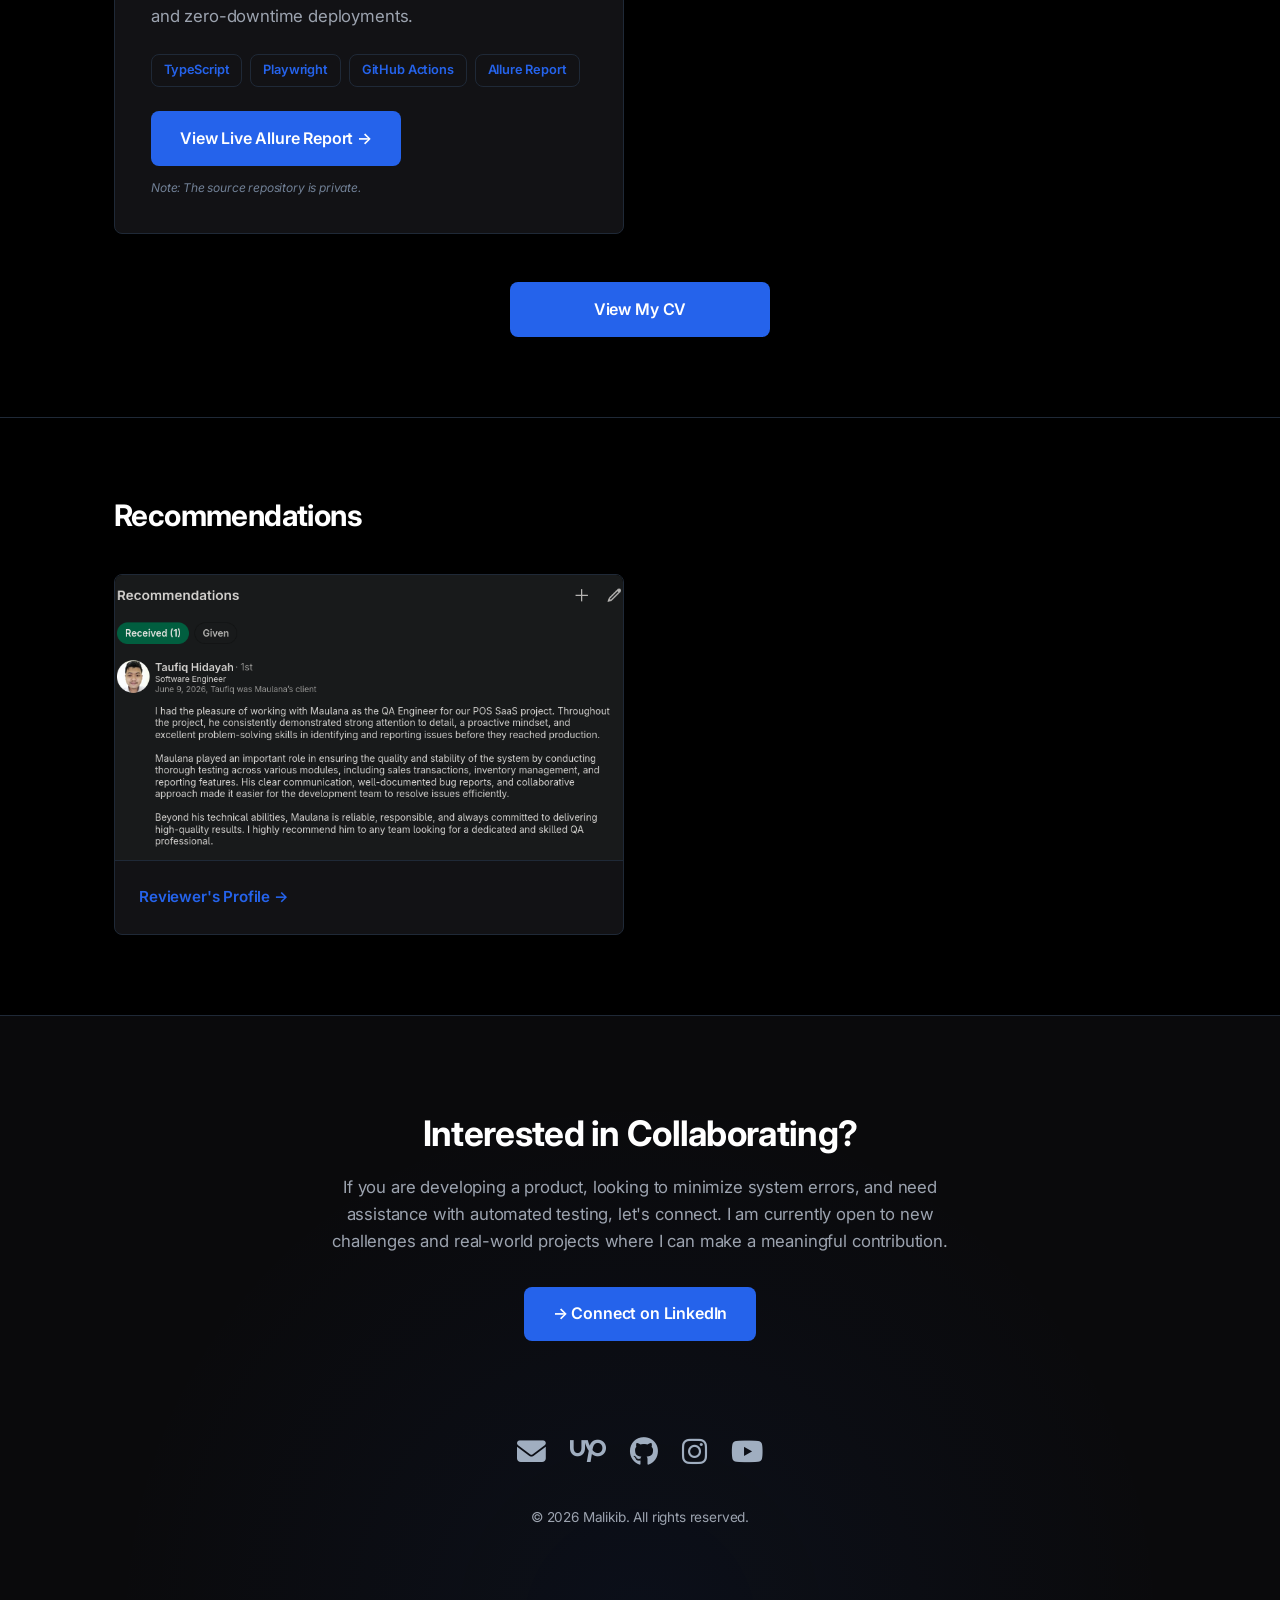
<file: en/portfolio/index.html>
<!DOCTYPE html>
<html lang="en">
    <head>
	<meta charset="UTF-8">
	<meta name="viewport" content="width=device-width, initial-scale=1.0">
	<title>Maulana Malik Ibrahim | Engineer & QA Automation</title>
	<link rel="icon" type="image/png" href="../M-icon.png">
	<link rel="stylesheet" href="../../css/style-global.css">
	<link rel="stylesheet" href="../../css/style-hp.css" media="screen and (max-width: 768px)">
	<!-- Font Inter & Font Awesome -->
	<link rel="preconnect" href="https://fonts.googleapis.com">
	<link rel="preconnect" href="https://fonts.gstatic.com" crossorigin>
	<link href="https://fonts.googleapis.com/css2?family=Inter:wght@400;500;600;700;800&display=swap" rel="stylesheet">
	<link rel="stylesheet" href="https://cdnjs.cloudflare.com/ajax/libs/font-awesome/6.5.1/css/all.min.css">
    </head>
    <body>

	<!-- --- HEADER & NAV --- -->
	<header>
            <div class="container nav-container-subpages">
		<a href="../../en/#" class="btn-back">← Back to Main Page</a>
		<a href="#" class="logo">Maliki<span>b</span></a>
	    </div>
	</header>

	<!-- --- HERO SECTION --- -->
	<section class="hero" id="tentang">
            <div class="container hero-content">
		<h1>Maulana Malik Ibrahim</h1>
		<p style="color: var(--accent-blue); font-weight: 600; margin-bottom: 1rem; margin-top: -1rem;">
                    Engineer | QA Automation
		</p>
		<p>
                    I am an engineer shaped by adaptation and efficiency. My journey began with learning to code via <strong>Termux</strong> on a small smartphone, eventually optimizing a <strong>2GB RAM</strong> laptop into a productive workstation. For me, hardware limitations actually refined my engineering mindset.
		</p>
		<p>
                    Currently, I focus on QA Engineering, specializing in <strong>API & UI Automated Testing</strong>. My role is to ensure system functionalities work as intended and to minimize critical bugs before release.
		</p>
		<a href="#kontak" class="btn">Let's Connect</a>
            </div>
	</section>

	<!-- --- SOLUTIONS / VALUE SECTION --- -->
	<section id="solusi">
            <div class="container">
		<h2>Services & Expertise</h2>
		<div class="solutions-grid">
                    <div class="solution-card">
			<h3>UI Automation Testing</h3>
			<p style="margin-top: 1rem; margin-bottom: 0;">
                            Automating user interface test scenarios to ensure application workflows remain seamless across various screen environments.
			</p>
                    </div>
                    <div class="solution-card">
			<h3>API Automation Testing</h3>
			<p style="margin-top: 1rem; margin-bottom: 0;">
                            Validating data integration, endpoint performance, and business logic security at the backend layer quickly and precisely.
			</p>
                    </div>
		</div>
            </div>
	</section>

	<!-- --- SHOWCASE SECTION --- -->
	<section id="showcase">
	    <div class="container">
		<h2>Case Studies</h2>
		<div class="solutions-grid">
		    <!-- 1 KARTU UTAMA -->
		    <div class="solution-card">
			<h3>Enterprise POS SaaS Automation From Scratch</h3>
			<p style="margin-top: 1rem; margin-bottom: 0;">
			    Collaborated directly with a full-stack developer to architect the complete automation testing framework for a Point-of-Sale (POS) SaaS platform from scratch. Designed robust automated test suites to validate core transaction and inventory features. Engineered a custom CI/CD pipeline using GitHub Actions that automatically triggers the full automated test suite on every push to the main branch, ensuring rapid feedback and zero-downtime deployments.
			</p>

			
			<!-- KATEGORI STACK DENGAN BORDER -->
			<div class="tech-stack-container">
			    <span class="stack-category">TypeScript</span>
			    <span class="stack-category">Playwright</span>
			    <span class="stack-category">GitHub Actions</span>
			    <span class="stack-category">Allure Report</span>
			</div>

			<!-- TOMBOL ALLURE MENGGUNAKAN CLASS .btn UTAMAMU -->
			<div class="allure-btn-wrapper">
			    <a href="../../source/report/" target="_blank" rel="noopener noreferrer" class="btn">
				View Live Allure Report →
			    </a>
			</div>
			<small class="repo-note">Note: The source repository is private.</small>
		    </div>

		    <div class="btn-container-cv">
			<!-- Langsung arahkan ke file PDF CV Anda -->
			<a href="https://drive.google.com/drive/folders/1fsJ9YqFhlNzBvWdYxHyVIZCcoqPDBil4?usp=sharing" target="_blank" download class="btn btn-fix">View My CV</a>
		    </div>

		</div>
	    </div>
	</section>


	<!-- --- PORTFOLIO SECTION --- -->
	<section id="portfolio">
	    <div class="container">
		<h2>Recommendations</h2>
		<div class="portfolio-grid">
		    
		    <!-- Card 1: Rekomendasi Solo Developer -->
		    <div class="portfolio-card">
			<!-- BUNGKUS GAMBAR PAKAI TAG A -->
			<a href="../../source/mas-taufiq-pos-saas.png" target="_blank" class="artikel-image-container">
			    <img src="../../source/mas-taufiq-pos-saas.png" alt="SaaS Project Recommendation Screenshot" class="artikel-image">
			</a>
			
			<div class="portfolio-info" style="padding: 1.5rem;">
			    <!-- Link Menuju Profil Pemberi Rekomendasi -->
			    <a href="https://www.linkedin.com/in/taufiq-hidayah-8936b0246" target="_blank" class="portfolio-link" style="font-weight: 600; text-decoration: none;">
				Reviewer's Profile &rarr;
			    </a>
			</div>
		    </div>

		</div>
	    </div>
	</section>

	<!-- --- CTA & FOOTER --- -->
	<footer id="kontak">
            <div class="container footer-content">
		<h2>Interested in Collaborating?</h2>
		<p>
                    If you are developing a product, looking to minimize system errors, and need assistance with automated testing, let's connect. I am currently open to new challenges and real-world projects where I can make a meaningful contribution.
		</p>
		
		<div class="footer-cta-container">
                    <a href="https://linkedin.com/in/malikib" target="_blank" rel="noopener noreferrer" class="btn">→ Connect on LinkedIn </a>
		</div>
		
		<div class="footer-socials">
		    <a href="mailto:maulmalikib@gmail.com" title="Email"><i class="fa-solid fa-envelope"></i></a>
		    <a href="https://www.upwork.com/freelancers/~017309c0d1ad59cf28?mp_source=share" target="_blank" title="Upwork"><i class="fa-brands fa-upwork"></i></a>
		    <a href="https://github.com/lana-24" target="_blank" title="GitHub"><i class="fa-brands fa-github"></i></a>
		    <a href="https://instagram.com/malikib.id" target="_blank" title="Instagram"><i class="fa-brands fa-instagram"></i></a>
		    <a href="https://youtube.com/@malikib_id" target="_blank" title="YouTube"><i class="fa-brands fa-youtube"></i></a>
		</div>
		
		<p style="font-size: 0.85rem; color: var(--text-muted); margin-top: 2rem; margin-bottom: 0;">
                    &copy; 2026 Malikib. All rights reserved.
		</p>
            </div>
	</footer>

	<!-- TOMBOL BACK TO TOP -->
	<a href="#top" class="btn-traktir-kopi" title="Kembali ke atas">
	    <i class="fa-solid fa-arrow-up"></i>
	</a>

    </body>
</html>
</file>
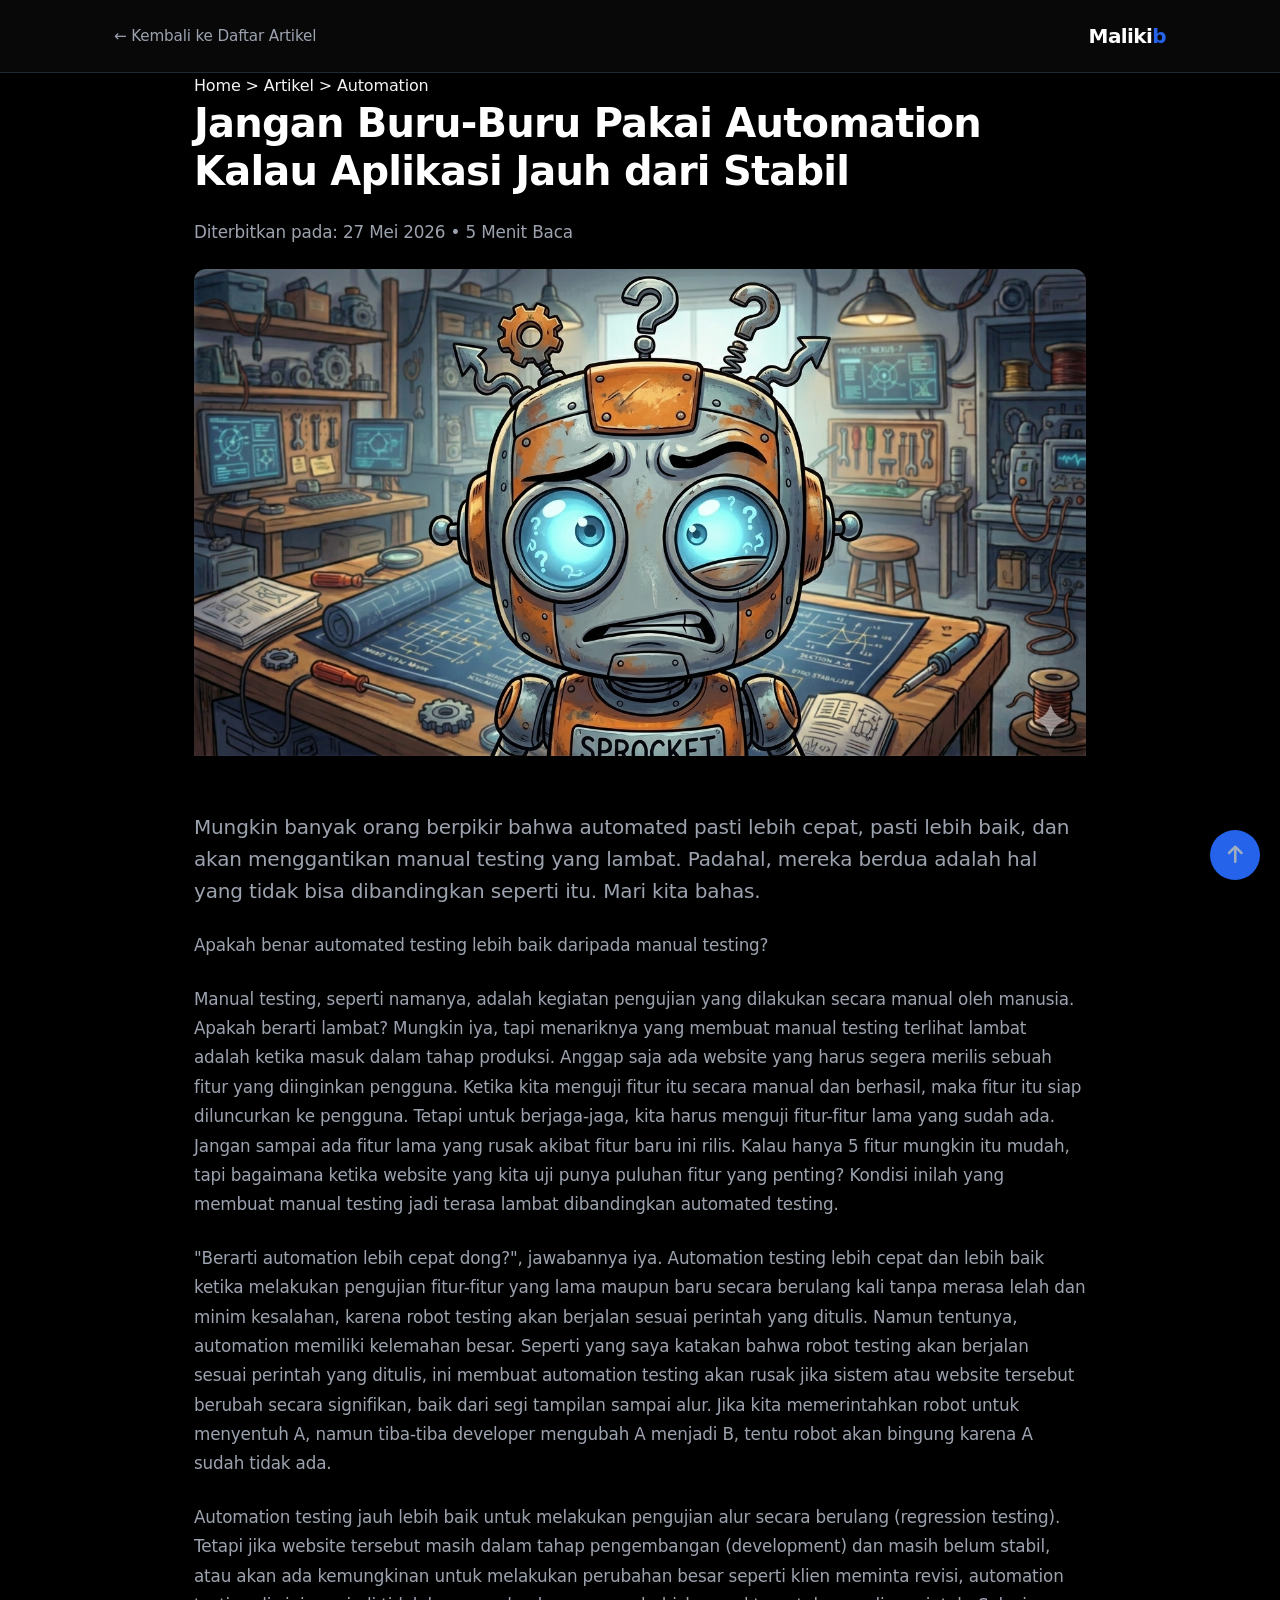
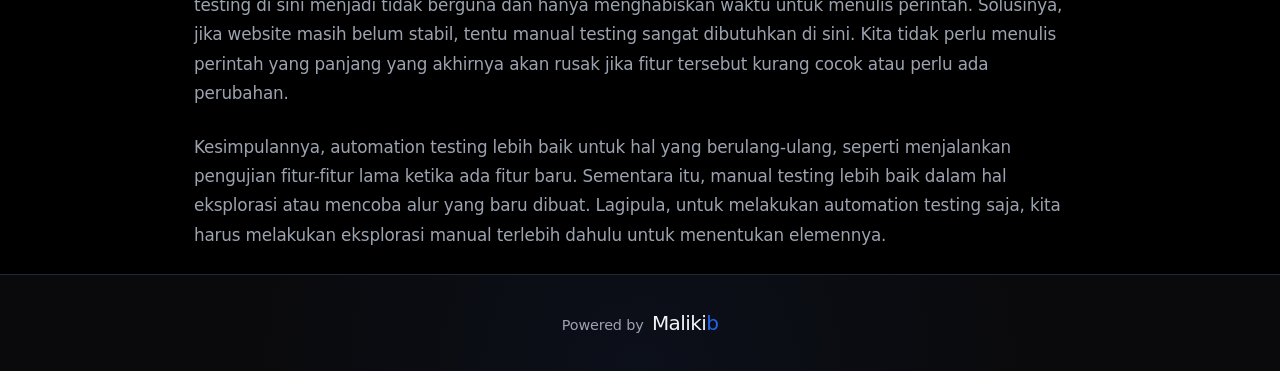
<file: artikel/automation-vs-manual.html>
<!DOCTYPE html>
<html lang="id">
<head>
    <meta charset="UTF-8">
    <meta name="viewport" content="width=device-width, initial-scale=1.0">
    <title>Jangan Buru-Buru Pakai Automation Kalau Aplikasi Jauh dari Stabil | Malikib</title>
    <link rel="icon" type="image/png" href="../M-icon.png">
    <link rel="stylesheet" href="https://cdnjs.cloudflare.com/ajax/libs/font-awesome/6.5.1/css/all.min.css">
    <link rel="stylesheet" href="../css/style-global.css">
    <link rel="stylesheet" href="../css/artikel.css">
</head>
<body class="article-page" id="top">

    <header >
        <div class="container nav-container">
            <a href="index.html" class="btn-back">&larr; Kembali ke Daftar Artikel</a>
            <a href="../#artikel" class="logo">Maliki<span>b</span></a>
        </div>
    </header>

    <main class="container article-layout">
        
        <div class="breadcrumb">
            <a href="index.html">Home</a> &gt; 
            <a href="index.html#artikel">Artikel</a> &gt; 
            <span class="tag-automation">Automation</span>
        </div>

        <article class="main-content">
            <h1 class="article-title">
                Jangan Buru-Buru Pakai Automation Kalau Aplikasi Jauh dari Stabil
            </h1>
            
            <p class="article-meta">
                Diterbitkan pada: 27 Mei 2026 &bull; 5 Menit Baca
            </p>

            <div class="article-hero-image">
                <img src="gambar/robot-bingung.png" alt="Automation Testing Ilustrasi" style="width: 100%; height: auto; display: block;">
            </div>

            <div class="article-body">
                <p class="lead">
                    Mungkin banyak orang berpikir bahwa automated pasti lebih cepat, pasti lebih baik, dan akan menggantikan manual testing yang lambat. Padahal, mereka berdua adalah hal yang tidak bisa dibandingkan seperti itu. Mari kita bahas.
                </p>
                
                <p>Apakah benar automated testing lebih baik daripada manual testing?</p>


		<p>Manual testing, seperti namanya, adalah kegiatan pengujian yang dilakukan secara manual oleh manusia. Apakah berarti lambat? Mungkin iya, tapi menariknya yang membuat manual testing terlihat lambat adalah ketika masuk dalam tahap produksi. Anggap saja ada website yang harus segera merilis sebuah fitur yang diinginkan pengguna. Ketika kita menguji fitur itu secara manual dan berhasil, maka fitur itu siap diluncurkan ke pengguna. Tetapi untuk berjaga-jaga, kita harus menguji fitur-fitur lama yang sudah ada. Jangan sampai ada fitur lama yang rusak akibat fitur baru ini rilis. Kalau hanya 5 fitur mungkin itu mudah, tapi bagaimana ketika website yang kita uji punya puluhan fitur yang penting? Kondisi inilah yang membuat manual testing jadi terasa lambat dibandingkan automated testing.</p>

	  	<p>"Berarti automation lebih cepat dong?", jawabannya iya. Automation testing lebih cepat dan lebih baik ketika melakukan pengujian fitur-fitur yang lama maupun baru secara berulang kali tanpa merasa lelah dan minim kesalahan, karena robot testing akan berjalan sesuai perintah yang ditulis. Namun tentunya, automation memiliki kelemahan besar. Seperti yang saya katakan bahwa robot testing akan berjalan sesuai perintah yang ditulis, ini membuat automation testing akan rusak jika sistem atau website tersebut berubah secara signifikan, baik dari segi tampilan sampai alur. Jika kita memerintahkan robot untuk menyentuh A, namun tiba-tiba developer mengubah A menjadi B, tentu robot akan bingung karena A sudah tidak ada.</p>

	    	<p>Automation testing jauh lebih baik untuk melakukan pengujian alur secara berulang (regression testing). Tetapi jika website tersebut masih dalam tahap pengembangan (development) dan masih belum stabil, atau akan ada kemungkinan untuk melakukan perubahan besar seperti klien meminta revisi, automation testing di sini menjadi tidak berguna dan hanya menghabiskan waktu untuk menulis perintah. Solusinya, jika website masih belum stabil, tentu manual testing sangat dibutuhkan di sini. Kita tidak perlu menulis perintah yang panjang yang akhirnya akan rusak jika fitur tersebut kurang cocok atau perlu ada perubahan.</p>

	      	<p>Kesimpulannya, automation testing lebih baik untuk hal yang berulang-ulang, seperti menjalankan pengujian fitur-fitur lama ketika ada fitur baru. Sementara itu, manual testing lebih baik dalam hal eksplorasi atau mencoba alur yang baru dibuat. Lagipula, untuk melakukan automation testing saja, kita harus melakukan eksplorasi manual terlebih dahulu untuk menentukan elemennya.</p>
            </div>
        </article>
        
    </main>

    <footer class="artikel-footer">
        <p>Powered by <a href="../portofolio/" class="logo" id="logo-footer">Maliki<span>b</span></a></p>
    </footer>

    <!-- TOMBOL BACK TO TOP -->
    <a href="#top" class="btn-traktir-kopi" title="Kembali ke atas">
	<i class="fa-solid fa-arrow-up"></i>
    </a>

</body>
</html>
</file>
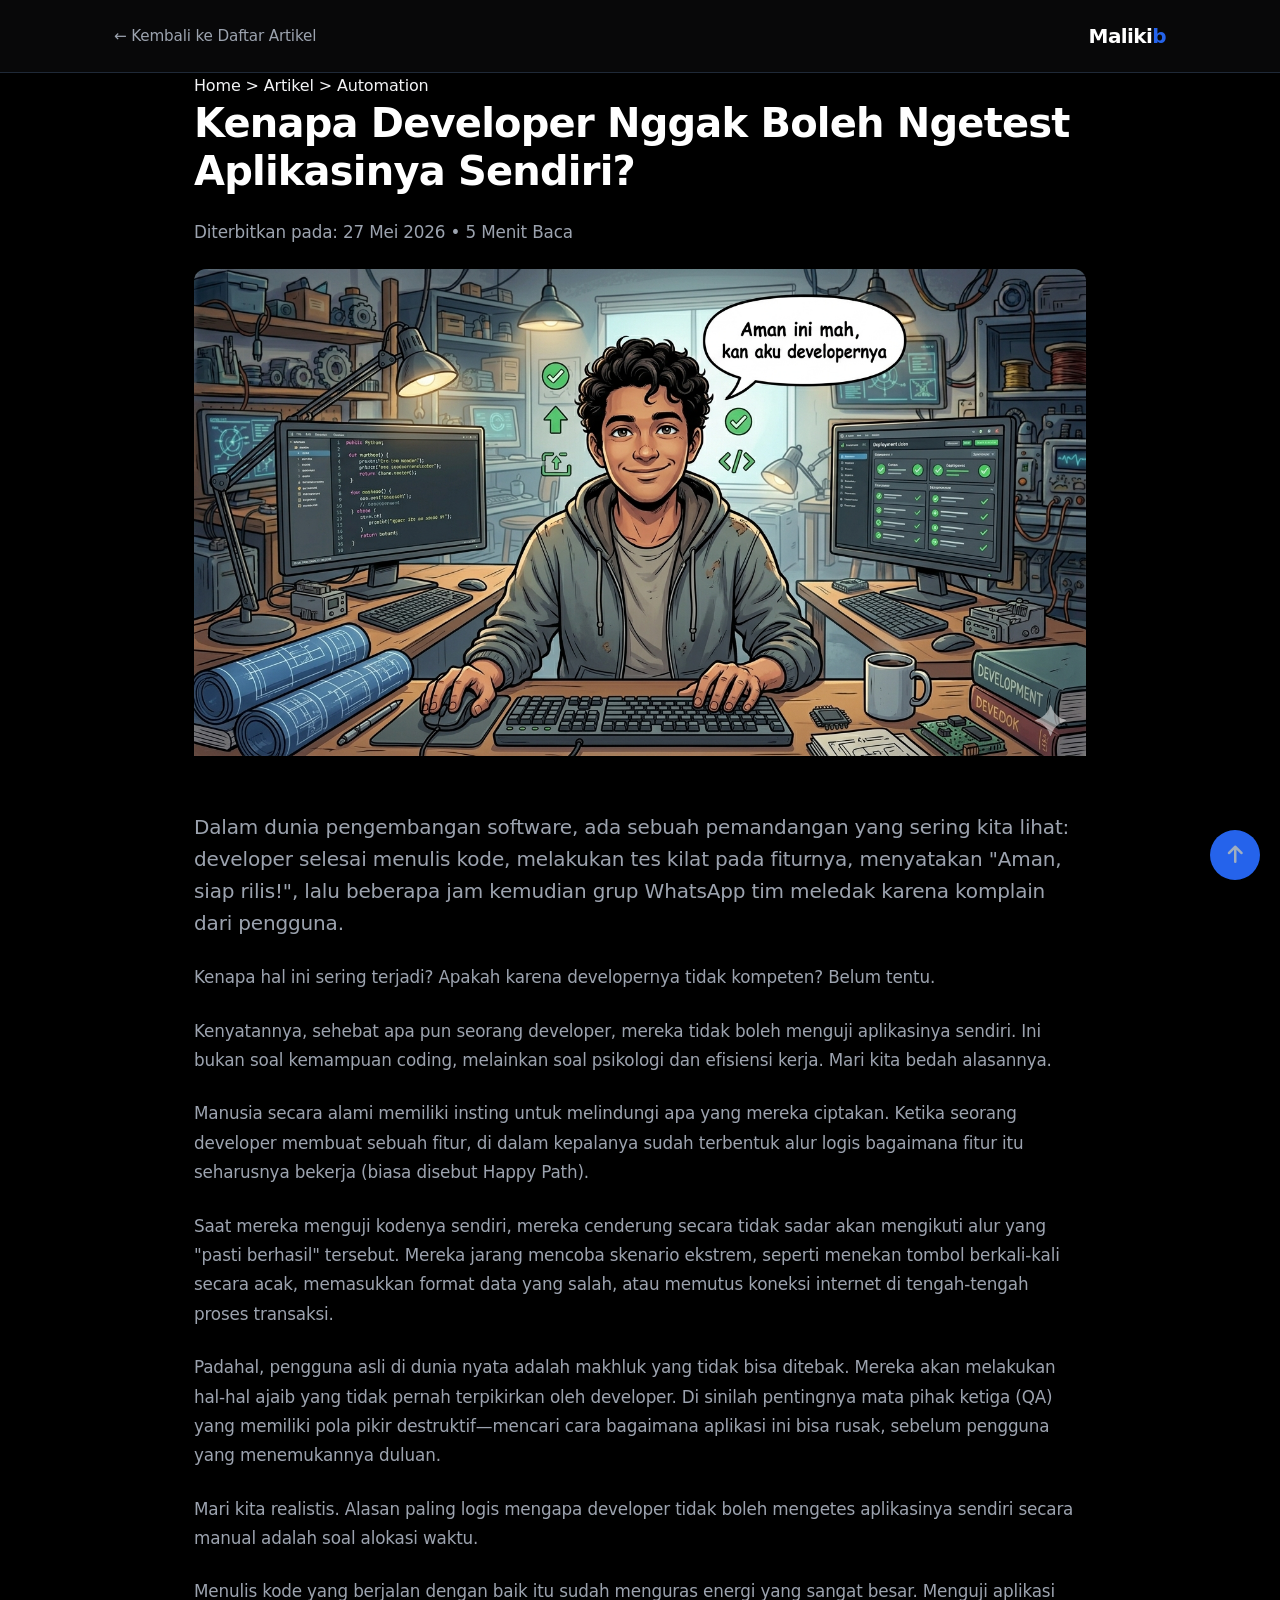
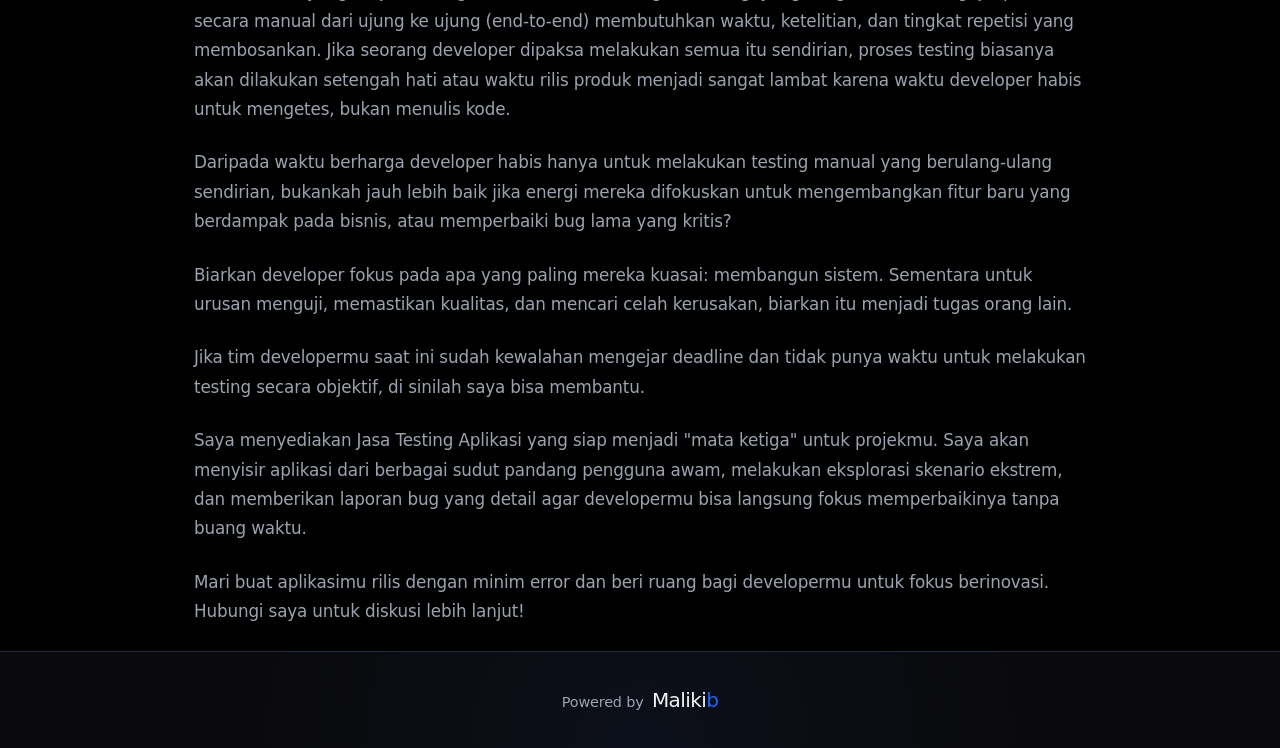
<file: artikel/dev-testing.html>
<!DOCTYPE html>
<html lang="id">
<head>
    <meta charset="UTF-8">
    <meta name="viewport" content="width=device-width, initial-scale=1.0">
    <title>Kenapa Developer Nggak Boleh Ngetest Aplikasinya Sendiri? | Malikib</title>
    <link rel="icon" type="image/png" href="../M-icon.png">
    <link rel="stylesheet" href="https://cdnjs.cloudflare.com/ajax/libs/font-awesome/6.5.1/css/all.min.css">
    <link rel="stylesheet" href="../css/style-global.css">
    <link rel="stylesheet" href="../css/artikel.css">
</head>
<body class="article-page">

    <header >
        <div class="container nav-container">
            <a href="index.html" class="btn-back">&larr; Kembali ke Daftar Artikel</a>
            <a href="../#artikel" class="logo">Maliki<span>b</span></a>
        </div>
    </header>

    <main class="container article-layout">
        
        <div class="breadcrumb">
            <a href="index.html">Home</a> &gt; 
            <a href="index.html#artikel">Artikel</a> &gt; 
            <span class="tag-automation">Automation</span>
        </div>

        <article class="main-content">
            <h1 class="article-title">
                Kenapa Developer Nggak Boleh Ngetest Aplikasinya Sendiri?
            </h1>
            
            <p class="article-meta">
                Diterbitkan pada: 27 Mei 2026 &bull; 5 Menit Baca
            </p>

            <div class="article-hero-image">
                <img src="gambar/dev-testing.png" alt="Automation Testing Ilustrasi" style="width: 100%; height: auto; display: block;">
            </div>

            <div class="article-body">
                <p class="lead">
                    Dalam dunia pengembangan software, ada sebuah pemandangan yang sering kita lihat: developer selesai menulis kode, melakukan tes kilat pada fiturnya, menyatakan "Aman, siap rilis!", lalu beberapa jam kemudian grup WhatsApp tim meledak karena komplain dari pengguna.
                </p>               

		<p>Kenapa hal ini sering terjadi? Apakah karena developernya tidak kompeten? Belum tentu.</p>

		<p>Kenyatannya, sehebat apa pun seorang developer, mereka tidak boleh menguji aplikasinya sendiri. Ini bukan soal kemampuan coding, melainkan soal psikologi dan efisiensi kerja. Mari kita bedah alasannya.</p>

		<p>Manusia secara alami memiliki insting untuk melindungi apa yang mereka ciptakan. Ketika seorang developer membuat sebuah fitur, di dalam kepalanya sudah terbentuk alur logis bagaimana fitur itu seharusnya bekerja (biasa disebut Happy Path).</p>

		<p>Saat mereka menguji kodenya sendiri, mereka cenderung secara tidak sadar akan mengikuti alur yang "pasti berhasil" tersebut. Mereka jarang mencoba skenario ekstrem, seperti menekan tombol berkali-kali secara acak, memasukkan format data yang salah, atau memutus koneksi internet di tengah-tengah proses transaksi.</p>

		<p>Padahal, pengguna asli di dunia nyata adalah makhluk yang tidak bisa ditebak. Mereka akan melakukan hal-hal ajaib yang tidak pernah terpikirkan oleh developer. Di sinilah pentingnya mata pihak ketiga (QA) yang memiliki pola pikir destruktif—mencari cara bagaimana aplikasi ini bisa rusak, sebelum pengguna yang menemukannya duluan.</p>

		<p>Mari kita realistis. Alasan paling logis mengapa developer tidak boleh mengetes aplikasinya sendiri secara manual adalah soal alokasi waktu.</p>

		<p>Menulis kode yang berjalan dengan baik itu sudah menguras energi yang sangat besar. Menguji aplikasi secara manual dari ujung ke ujung (end-to-end) membutuhkan waktu, ketelitian, dan tingkat repetisi yang membosankan. Jika seorang developer dipaksa melakukan semua itu sendirian, proses testing biasanya akan dilakukan setengah hati atau waktu rilis produk menjadi sangat lambat karena waktu developer habis untuk mengetes, bukan menulis kode.</p>

		<p>Daripada waktu berharga developer habis hanya untuk melakukan testing manual yang berulang-ulang sendirian, bukankah jauh lebih baik jika energi mereka difokuskan untuk mengembangkan fitur baru yang berdampak pada bisnis, atau memperbaiki bug lama yang kritis?</p>

		<p>Biarkan developer fokus pada apa yang paling mereka kuasai: membangun sistem. Sementara untuk urusan menguji, memastikan kualitas, dan mencari celah kerusakan, biarkan itu menjadi tugas orang lain.</p>

		<p>Jika tim developermu saat ini sudah kewalahan mengejar deadline dan tidak punya waktu untuk melakukan testing secara objektif, di sinilah saya bisa membantu.</p>

		<p>Saya menyediakan Jasa Testing Aplikasi yang siap menjadi "mata ketiga" untuk projekmu. Saya akan menyisir aplikasi dari berbagai sudut pandang pengguna awam, melakukan eksplorasi skenario ekstrem, dan memberikan laporan bug yang detail agar developermu bisa langsung fokus memperbaikinya tanpa buang waktu.</p>

		<p>Mari buat aplikasimu rilis dengan minim error dan beri ruang bagi developermu untuk fokus berinovasi. Hubungi saya untuk diskusi lebih lanjut!</p>
            </div>
        </article>
        
    </main>

    <footer class="artikel-footer">
        <p>Powered by <a href="../portofolio/" class="logo" id="logo-footer">Maliki<span>b</span></a></p>
    </footer>

    <!-- TOMBOL BACK TO TOP -->
    <a href="#top" class="btn-traktir-kopi" title="Kembali ke atas">
	<i class="fa-solid fa-arrow-up"></i>
    </a>
    
</body>
</html>
</file>
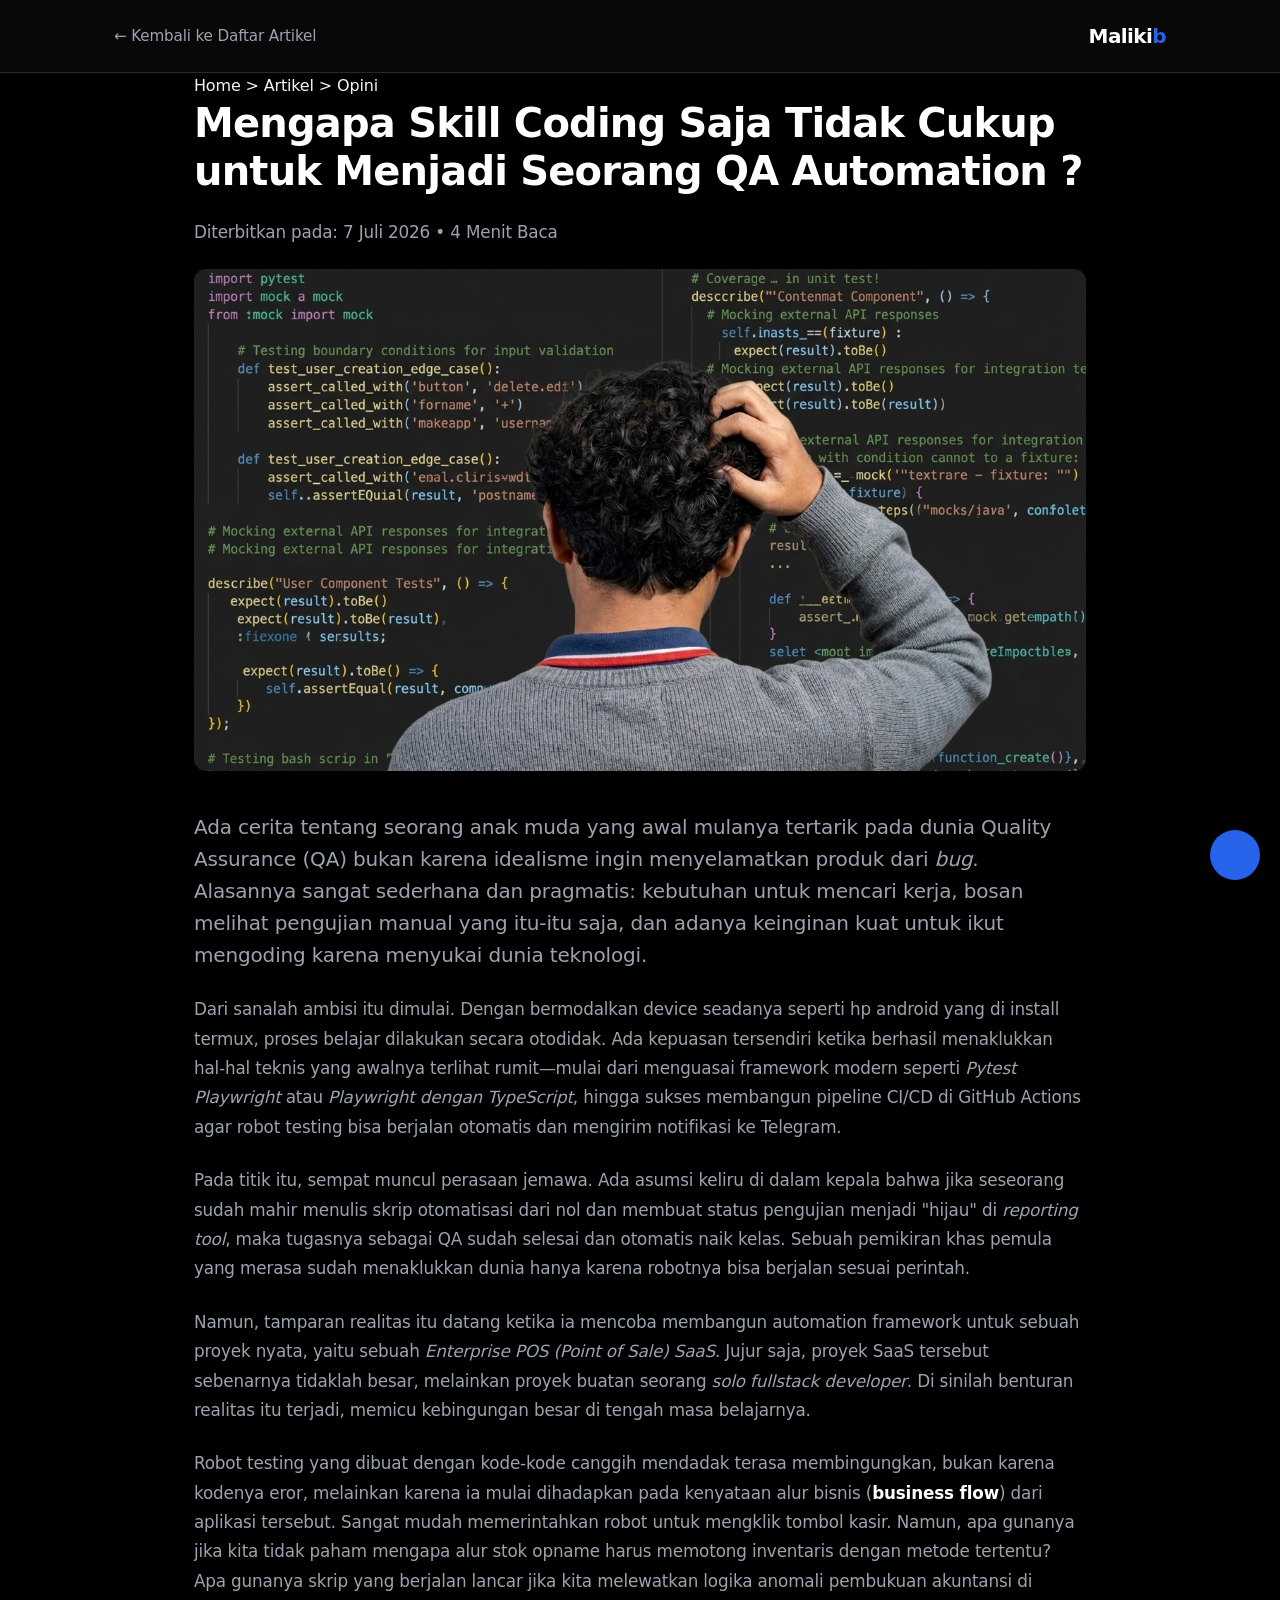
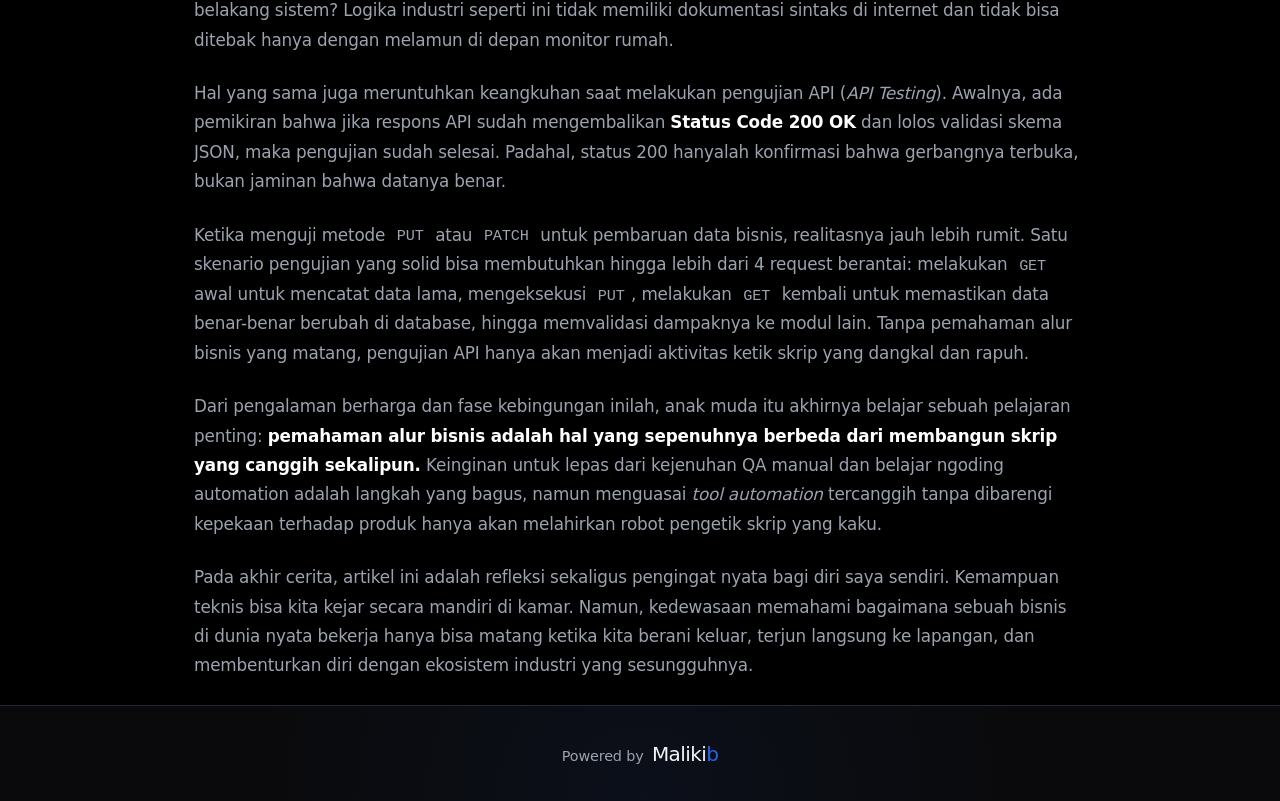
<file: artikel/qa-tidak-wajib-ngoding.html>
<!DOCTYPE html>
<html lang="id">
    <head>
	<meta charset="UTF-8">
	<meta name="viewport" content="width=device-width, initial-scale=1.0">
	<title>Mengapa Skill Coding Saja Tidak Cukup untuk Menjadi Seorang QA Automation | Malikib</title>
	<link rel="icon" type="image/png" href="../M-icon.png">
	<link rel="stylesheet" href="https://cloudflare.com">
	<link rel="stylesheet" href="../css/style-global.css">
	<link rel="stylesheet" href="../css/artikel.css">
    </head>
    <body class="article-page" id="top">

	<header>
            <div class="container nav-container">
		<a href="index.html" class="btn-back">&larr; Kembali ke Daftar Artikel</a>
		<a href="../#artikel" class="logo">Maliki<span>b</span></a>
            </div>
	</header>

	<main class="container article-layout">
            
            <div class="breadcrumb">
		<a href="index.html">Home</a> &gt; 
		<a href="index.html#artikel">Artikel</a> &gt; 
		<span class="tag-automation">Opini</span>
            </div>

            <article class="main-content">
		<h1 class="article-title">
                    Mengapa Skill Coding Saja Tidak Cukup untuk Menjadi Seorang QA Automation ?
		</h1>
		
		<p class="article-meta">
                    Diterbitkan pada: 7 Juli 2026 &bull; 4 Menit Baca
		</p>

		<div class="article-hero-image">
                    <img src="gambar/qa-bingung.png" alt="QA Automation dan Alur Bisnis Ilustrasi" style="width: 100%; height: auto; display: block;">
		</div>

		<div class="article-body">
		    <p class="lead">
			Ada cerita tentang seorang anak muda yang awal mulanya tertarik pada dunia Quality Assurance (QA) bukan karena idealisme ingin menyelamatkan produk dari <em>bug</em>. Alasannya sangat sederhana dan pragmatis: kebutuhan untuk mencari kerja, bosan melihat pengujian manual yang itu-itu saja, dan adanya keinginan kuat untuk ikut mengoding karena menyukai dunia teknologi.
		    </p>
		    
		    <p>Dari sanalah ambisi itu dimulai. Dengan bermodalkan device seadanya seperti hp android yang di install termux, proses belajar dilakukan secara otodidak. Ada kepuasan tersendiri ketika berhasil menaklukkan hal-hal teknis yang awalnya terlihat rumit—mulai dari menguasai framework modern seperti <em>Pytest Playwright</em> atau <em>Playwright dengan TypeScript</em>, hingga sukses membangun pipeline CI/CD di GitHub Actions agar robot testing bisa berjalan otomatis dan mengirim notifikasi ke Telegram.</p>

		    <p>Pada titik itu, sempat muncul perasaan jemawa. Ada asumsi keliru di dalam kepala bahwa jika seseorang sudah mahir menulis skrip otomatisasi dari nol dan membuat status pengujian menjadi "hijau" di <em>reporting tool</em>, maka tugasnya sebagai QA sudah selesai dan otomatis naik kelas. Sebuah pemikiran khas pemula yang merasa sudah menaklukkan dunia hanya karena robotnya bisa berjalan sesuai perintah.</p>

		    <p>Namun, tamparan realitas itu datang ketika ia mencoba membangun automation framework untuk sebuah proyek nyata, yaitu sebuah <em>Enterprise POS (Point of Sale) SaaS</em>. Jujur saja, proyek SaaS tersebut sebenarnya tidaklah besar, melainkan proyek buatan seorang <em>solo fullstack developer</em>. Di sinilah benturan realitas itu terjadi, memicu kebingungan besar di tengah masa belajarnya.</p>

		    <p>Robot testing yang dibuat dengan kode-kode canggih mendadak terasa membingungkan, bukan karena kodenya eror, melainkan karena ia mulai dihadapkan pada kenyataan alur bisnis (<strong>business flow</strong>) dari aplikasi tersebut. Sangat mudah memerintahkan robot untuk mengklik tombol kasir. Namun, apa gunanya jika kita tidak paham mengapa alur stok opname harus memotong inventaris dengan metode tertentu? Apa gunanya skrip yang berjalan lancar jika kita melewatkan logika anomali pembukuan akuntansi di belakang sistem? Logika industri seperti ini tidak memiliki dokumentasi sintaks di internet dan tidak bisa ditebak hanya dengan melamun di depan monitor rumah.</p>

		    <p>Hal yang sama juga meruntuhkan keangkuhan saat melakukan pengujian API (<em>API Testing</em>). Awalnya, ada pemikiran bahwa jika respons API sudah mengembalikan <strong>Status Code 200 OK</strong> dan lolos validasi skema JSON, maka pengujian sudah selesai. Padahal, status 200 hanyalah konfirmasi bahwa gerbangnya terbuka, bukan jaminan bahwa datanya benar.</p>

		    <p>Ketika menguji metode <code>PUT</code> atau <code>PATCH</code> untuk pembaruan data bisnis, realitasnya jauh lebih rumit. Satu skenario pengujian yang solid bisa membutuhkan hingga lebih dari 4 request berantai: melakukan <code>GET</code> awal untuk mencatat data lama, mengeksekusi <code>PUT</code>, melakukan <code>GET</code> kembali untuk memastikan data benar-benar berubah di database, hingga memvalidasi dampaknya ke modul lain. Tanpa pemahaman alur bisnis yang matang, pengujian API hanya akan menjadi aktivitas ketik skrip yang dangkal dan rapuh.</p>

		    <p>Dari pengalaman berharga dan fase kebingungan inilah, anak muda itu akhirnya belajar sebuah pelajaran penting: <strong>pemahaman alur bisnis adalah hal yang sepenuhnya berbeda dari membangun skrip yang canggih sekalipun.</strong> Keinginan untuk lepas dari kejenuhan QA manual dan belajar ngoding automation adalah langkah yang bagus, namun menguasai <em>tool automation</em> tercanggih tanpa dibarengi kepekaan terhadap produk hanya akan melahirkan robot pengetik skrip yang kaku.</p>

		    <p>Pada akhir cerita, artikel ini adalah refleksi sekaligus pengingat nyata bagi diri saya sendiri. Kemampuan teknis bisa kita kejar secara mandiri di kamar. Namun, kedewasaan memahami bagaimana sebuah bisnis di dunia nyata bekerja hanya bisa matang ketika kita berani keluar, terjun langsung ke lapangan, dan membenturkan diri dengan ekosistem industri yang sesungguhnya.</p>
		</div>

		
	</main>

	<footer class="artikel-footer">
            <p>Powered by <a href="../portofolio/" class="logo" id="logo-footer">Maliki<span>b</span></a></p>
	</footer>

	<!-- TOMBOL BACK TO TOP -->
	<a href="#top" class="btn-traktir-kopi" title="Kembali ke atas">
            <i class="fa-solid fa-arrow-up"></i>
	</a>

    </body>
</html>
</file>
<file: css/style-global.css>
/* --- RESET & VARIABLES --- */
*, *::before, *::after {
    box-sizing: border-box;
    margin: 0;
    padding: 0;
}

html {
    scroll-behavior: smooth;
}

::selection {
    background-color: var(--accent-blue);
    color: #ffffff;
}

:root {
    --bg-pure: #000000;
    --bg-dark: #0a0a0c;
    --bg-card: #121215;
    --text-primary: #f3f4f6;
    --text-muted: #9ca3af;
    --accent-blue: #2563eb;
    --accent-blue-hover: #3b82f6;
    --border-color: #1f2937;
    --border-glow: #2563eb40;
    --font-sans: 'Inter', system-ui, -apple-system, BlinkMacSystemFont, 'Segoe UI', Roboto, sans-serif;
    --max-width: 1100px;
    --radius: 8px;
    --transition: all 0.2s ease-in-out;
}

/* --- GLOBAL STYLES --- */
body {
    background-color: var(--bg-pure);
    color: var(--text-primary);
    font-family: var(--font-sans);
    line-height: 1.6;
    letter-spacing: -0.01em;
    overflow-x: hidden;
}

img, video {
    display: block;
    max-width: 100%;
}

a {
    color: inherit;
    text-decoration: none;
    transition: var(--transition);
}

/* --- TYPOGRAPHY --- */
h1, h2, h3 {
    font-weight: 700;
    line-height: 1.2;
    color: #ffffff;
    letter-spacing: -0.02em;
}

h1 {
    font-size: 2.5rem;
    margin-bottom: 1.5rem;
}

h2 {
    font-size: 1.85rem;
    margin-bottom: 1.25rem;
    position: relative;
}

h3 {
    font-size: 1.35rem;
    margin-bottom: 0.75rem;
    color: var(--text-primary);
}

p {
    color: var(--text-muted);
    margin-bottom: 1.5rem;
    font-size: 1.05rem;
}

strong {
    color: #ffffff;
}

/* === CSS UNTUK CATATAN KECIL REPO PRIVATE === */
.repo-note {
    display: block;
    font-size: 0.75rem;      /* Ukuran font kecil agar tidak mengalihkan tombol */
    color: #718096;          /* Warna abu-abu redup/muted text */
    margin-top: 0.75rem;     /* Jarak renggang dari tombol di atasnya */
    font-style: italic;      /* Format miring khas teks keterangan */
}


/* --- LAYOUT UTILITIES --- */
.container {
    width: 100%;
    max-width: var(--max-width);
    margin: 0 auto;
    padding: 0 1.5rem;
}

section {
    padding: 5rem 0;
    border-bottom: 1px solid var(--border-color);
}

section:last-of-type {
    border-bottom: none;
}

/* --- BUTTONS --- */
.btn {
    display: inline-flex;
    align-items: center;
    justify-content: center;
    background-color: var(--accent-blue);
    color: #ffffff;
    font-weight: 600;
    padding: 0.85rem 1.75rem;
    border-radius: var(--radius);
    border: 1px solid transparent;
    cursor: pointer;
    text-align: center;
    font-size: 1rem;
}

.btn:hover {
    background-color: var(--accent-blue-hover);
    transform: translateY(-1px);
    box-shadow: 0 4px 12px var(--border-glow);
}

/* 1. Atur kotak pembungkusnya (Keduanya digabung dulu untuk fungsi dasar) */
.btn-container, .btn-container-artikel, .btn-container-cv { /* <--- WAJIB pakai titik di depan btn-container-artikel */
    display: flex;
    justify-content: center; 
    width: 100%;            
    margin-top: 2rem; 
    
    /* SOLUSI KUNCI: */
    grid-column: 1 / -1; 
}

/* 2. Khusus untuk artikel, timpa jaraknya agar lebih menjauh */
.btn-container-artikel {
    margin-top: 3.5rem; /* Angka ini akan sukses menimpa 2rem di atas karena posisinya di bawah */
}

.btn-container-cv {
    margin-top: 1rem; /* Angka ini akan sukses menimpa 2rem di atas karena posisinya di bawah */
}


.btn-fix {
    width: 260px;            
    padding-left: 0;         
    padding-right: 0;
    transform: none; /* Memastikan tombol tidak bergeser karena efek hover bawaan */
}


.btn-traktir-kopi { /* tombol pop up untuk ke atas, namanya aja males di ganti */
    position: fixed; 
    bottom: 20px;
    right: 20px;
    left: auto;
    width: 50px;
    height: 50px;
    background-color: var(--accent-blue);
    color: #a0aec0;
    border-radius: 50%;
    display: flex;
    align-items: center;
    justify-content: center;
    text-decoration: none;
    font-size: 20px;
    box-shadow: var(--border-glow);
    z-index: 99999; 
    transition: all 0.3s ease;
}

.btn-traktir-kopi:hover {
    background-color: var(--accent-blue-hover);
    filter: brightness(1.2);
    
    /* KUNCI: Dipaksa rotasi tetap 0deg (lurus) dan digeser naik ke atas 6px */
    transform: scale(1.1) rotate(0deg) translateY(-6px) !important;
    
    box-shadow: 0 10px 20px var(--border-glow);
}


/* --- HEADER & NAV --- */
header {
    background-color: rgba(10, 10, 12, 0.8);
    backdrop-filter: blur(12px);
    -webkit-backdrop-filter: blur(12px);
    border-bottom: 1px solid var(--border-color);
    position: sticky;
    top: 0;
    z-index: 100;
}

.nav-container, .nav-container-subpages {
    display: flex;
    align-items: center;
    justify-content: space-between;
    min-height: 4.5rem;
}

.logo {
    display: flex;
    align-items: center; /* FIXED: Pembenahan typo align-item */
    font-size: 1.25rem;
    font-weight: 800;
    color: #ffffff;
    letter-spacing: -0.03em;
}

.logo:hover, .logo span {
    color: var(--accent-blue); /* KEDUA DUPLIKAT DISATUKAN DI SINI */
}

nav ul {
    display: flex;
    list-style: none;
    gap: 2rem;
}

nav a {
    font-size: 0.95rem;
    font-weight: 500;
    color: var(--text-muted);
}

nav a:hover {
    color: var(--text-primary);
}

/* --- HERO --- */
.hero {
    background: radial-gradient(circle at 80% 20%, #2563eb15 0%, transparent 50%), var(--bg-dark);
    padding: 6.5rem 0 5.5rem 0;
    text-align: left;
}

.hero-content {
    max-width: 800px;
}

.hero p {
    font-size: 1.2rem;
    margin-bottom: 2.25rem;
}

/* --- PROBLEM --- */
.problem-list {
    list-style: none;
    display: flex;
    flex-direction: column;
    gap: 1.25rem;
    margin-top: 1.5rem;
    margin-bottom: 1.5rem;
}

.problem-list li {
    background-color: var(--bg-card);
    border: 1px solid var(--border-color);
    padding: 1.25rem 1.5rem;
    border-radius: var(--radius);
    color: var(--text-muted);
}

/* --- SOLUTIONS --- */
.solutions-grid {
    display: grid;
    grid-template-columns: repeat(2, 1fr);
    gap: 2rem;
    margin-top: 2rem;
}

.solution-card {
    background-color: var(--bg-card);
    border: 1px solid var(--border-color);
    padding: 2.25rem;
    border-radius: var(--radius);
}

.solution-card h3 {
    border-left: 3px solid var(--accent-blue);
    padding-left: 0.75rem;
}

/* --- PORTFOLIO --- */
.portfolio-grid {
    display: grid;
    grid-template-columns: repeat(2, 1fr); 
    justify-content: center; 
    gap: 2rem;
    margin-top: 2.5rem;
}

.portfolio-card {
    background-color: var(--bg-card);
    border: 1px solid var(--border-color);
    border-radius: var(--radius);
    overflow: hidden;
    display: flex;
    flex-direction: column;
    transition: var(--transition);
}

.portfolio-card:hover {
    border-color: var(--accent-blue);
    box-shadow: 0 4px 20px var(--border-glow);
}

/* 1. Gabungkan semua properti yang SAMA */
.video-container, 
.video-container-profile {
    position: relative;
    width: 100%;
    padding-top: 56.25%; /* 16:9 Aspect Ratio */
    background-color: #000000;
    border-bottom: 1px solid var(--border-color);
}

/* 2. Tulis properti KHUSUS untuk versi profil saja */
.video-container-profile {
    margin-top: 40px;
    border-radius: 16px;
    overflow: hidden;
    box-shadow: 0 20px 40px rgba(0, 0, 0, 0.15);
    transition: all 0.3s ease;
}

/* --- 3. EFEK HOVER BERSINAR KHUSUS PROFIL (YANG SUDAH DIPERBAIKI) --- */
.video-container-profile:hover {
    border-color: var(--accent-blue);
    
    /* Menggabungkan bayangan hitam bawaan DAN glow biru agar tidak kaku */
    box-shadow: 
        0 20px 40px rgba(0, 0, 0, 0.18), 
        0 4px 25px var(--border-glow);
    
    transform: translateY(-4px); /* Sedikit dinaikkan agar efek bayangan ganda di bawahnya makin terlihat hidup */
}



.video-placeholder {
    position: absolute;
    top: 0;
    left: 0;
    width: 100%;
    height: 100%;
    display: flex;
    align-items: center;
    justify-content: center;
    background: linear-gradient(135deg, #111827 0%, #030712 100%);
}

.play-icon {
    width: 64px; /* Sedikit diperbesar agar lebih terlihat (opsional) */
    height: 64px;
    background-color: var(--accent-blue); /* Diubah jadi solid agar kontras dengan latar video */
    border: 2px solid var(--accent-blue);
    border-radius: 50%;
    display: flex;
    align-items: center;
    justify-content: center;
    transition: var(--transition);
    cursor: pointer;
    
    /* Efek animasi berdenyut di latar belakang */
    box-shadow: 0 0 0 0 rgba(37, 99, 235, 0.4);
    animation: pulseGlow 2s infinite;

    /* --- HANYA TAMBAHKAN 2 BARIS INI UNTUK MENYEMBUNYIKAN --- */
    opacity: 0;
    pointer-events: none; /* Mencegah ikon bisa diklik saat tidak terlihat */
}

/* Munculkan kembali play-icon saat salah satu container video di-hover */
.video-container:hover .play-icon,
.video-container-profile:hover .play-icon {
    opacity: 1;
    pointer-events: auto; /* Mengaktifkan kembali fungsi klik ikon */
}


.play-icon::after {
    content: '';
    display: block;
    width: 0;
    height: 0;
    border-style: solid;
    border-width: 9px 0 9px 16px; /* Disesuaikan ukurannya */
    border-color: transparent transparent transparent #ffffff;
    margin-left: 5px; /* Menyeimbangkan posisi segitiga di tengah lingkaran */
    transition: var(--transition);
}

/* --- EFEK INTERAKTIF SAAT KURSOR DI ATAS VIDEO/TOMBOL --- */

/* Efek saat tombol play di-hover */
.play-icon:hover {
    transform: scale(1.1); /* Tombol sedikit membesar */
    background-color: #ffffff; /* Warna latar berubah jadi putih */
    border-color: #ffffff;
    box-shadow: 0 10px 25px rgba(37, 99, 235, 0.4); /* Bayangan biru yang kuat */
}


/* --- EFEK SAAT KURSOR MASUK (HOVER) --- */



/* 2. Ketika kursor tepat di atas Tombol Play: Efek invert premium & ANIMASI TETAP BERHENTI */
.play-icon:hover {
    background-color: #ffffff !important; /* Memaksa warna jadi putih dibanding hover card */
    border-color: #ffffff;
    transform: scale(1.15) !important; /* Sedikit lebih besar dari efek hover card */
    animation-play-state: paused; /* Memastikan animasi tetap berhenti */
    box-shadow: 0 12px 25px rgba(37, 99, 235, 0.4);
}

/* Mengubah warna segitiga menjadi biru hanya ketika tombolnya langsung di-hover */
.play-icon:hover::after {
    border-color: transparent transparent transparent var(--accent-blue);
}


/* --- ANIMASI BERDENYUT (PULSE) --- */
@keyframes pulseGlow {
    0% {
        box-shadow: 0 0 0 0 rgba(37, 99, 235, 0.5);
    }
    70% {
        box-shadow: 0 0 0 15px rgba(37, 99, 235, 0);
    }
    100% {
        box-shadow: 0 0 0 0 rgba(37, 99, 235, 0);
    }
}


.portfolio-card:hover .play-icon {
    background-color: var(--accent-blue);
    transform: scale(1.08);
}


.portfolio-info {
    padding: 1.75rem;
    flex-grow: 1;
    display: flex;
    flex-direction: column;
    justify-content: space-between;
}

.portfolio-info p {
    font-size: 0.95rem;
    margin-bottom: 1.25rem;
}

.portfolio-link {
    display: inline-flex;
    align-items: center;
    color: var(--accent-blue);
    font-weight: 600;
    font-size: 0.95rem;
    margin-top: auto;
}

.portfolio-link:hover {
    color: var(--accent-blue-hover);
}

/* --- PROCESS --- */
.process-list {
    list-style: none;
    display: grid;
    grid-template-columns: repeat(4, 1fr);
    gap: 1.5rem;
    margin-top: 2rem;
}

.process-step {
    background-color: var(--bg-card);
    border: 1px solid var(--border-color);
    padding: 1.75rem;
    border-radius: var(--radius);
    position: relative;
}

.process-step::before {
    content: '';
    position: absolute;
    top: 0;
    left: 0;
    width: 100%;
    height: 2px;
    background-color: var(--border-color);
}

.process-step:hover::before {
    background-color: var(--accent-blue);
}

.process-step strong {
    display: block;
    font-size: 1.1rem;
    margin-bottom: 0.5rem;
    color: #ffffff;
}

.process-step p {
    font-size: 0.9rem;
    margin-bottom: 0;
}

/* --- CTA FOOTER --- */
footer {
    background: radial-gradient(circle at 50% 100%, #2563eb10 0%, transparent 60%), var(--bg-dark);
    padding: 6rem 0;
    text-align: center;
    border-top: 1px solid var(--border-color);
}

.footer-content {
    max-width: 700px;
    margin: 0 auto;
}

.footer-content h2 {
    font-size: 2.2rem;
}

.footer-content p {
    margin-bottom: 2rem;
}

/* CLEANED: Menghapus duplikat deklarasi berat footer-socials global */
.footer-socials {
    display: flex;
    justify-content: center;
    gap: 1.5rem;        
    margin-top: 5.5rem;  
    margin-bottom: 2rem;
}

.footer-socials a {
    display: inline-block;
    color: #a0aec0;     
    font-size: 1.8rem;   
    transition: all 0.3s ease;
}

.footer-socials a:hover {
    color: #2563eb;     
    transform: translateY(-3px); 
}

/* --- ARTIKEL SECTION --- */
.artikel-grid {
    display: grid;
    grid-template-columns: repeat(auto-fit, minmax(300px, 1fr)); 
    justify-content: center; 
    gap: 2rem;
    margin-top: 2.5rem;
}

.artikel-card {
    background-color: var(--bg-card);
    border: 1px solid var(--border-color);
    border-radius: var(--radius);
    overflow: hidden;
    display: flex;
    flex-direction: column;
    color: inherit; 
    transition: var(--transition);
}

.artikel-card:hover {
    border-color: var(--accent-blue);
    box-shadow: 0 4px 20px var(--border-glow);
    transform: translateY(-4px); 
}

.artikel-image-container {
    position: relative;
    width: 100%;
    padding-top: 56.25%; 
    background-color: #000000;
    border-bottom: 1px solid var(--border-color);
    overflow: hidden;
}

.artikel-image {
    position: absolute;
    top: 0;
    left: 0;
    width: 100%;
    height: 100%;
    object-fit: cover; 
    transition: var(--transition);
}

.artikel-card:hover .artikel-image {
    transform: scale(1.03);
}

.artikel-info {
    padding: 1.75rem;
    flex-grow: 1;
    display: flex;
    flex-direction: column;
}

.artikel-info h3 {
    font-size: 1.25rem;
    font-weight: 600;
    line-height: 1.4;
    margin: 0;
    color: #ffffff; 
    transition: var(--transition);
}

.artikel-card:hover .artikel-info h3 {
    color: var(--accent-blue); 
}


/* --- ARTIKEL FOOTER & LOGO FIXED --- */
.artikel-footer {
    background-color: var(--bg-dark);
    border-top: 1px solid var(--border-color);
    padding: 2rem 0;
    text-align: center;
    font-family: var(--font-sans);
}

.artikel-footer p {
    color: var(--text-muted);
    font-size: 0.9rem;
    margin: 0;
}

/* FIXED: Mengubah flex menjadi inline-flex agar logo footer sejajar rapi di tengah */
#logo-footer {
    display: inline-flex;
    align-items: center;
    margin-left: 0.25rem;
    color: var(--text-primary);
    font-weight: 500;
}

#logo-footer:hover {
    color: var(--accent-blue);
}

/* --- FAQ SECTION --- */
#faq-section {
    padding: 20px 0;
    font-family: var(--font-sans);
}

.faq-title {
    font-size: 22px;
    font-weight: normal;
    margin-bottom: 16px;
    color: var(--text-primary);
}

.faq-wrapper {
    width: 100%;
}

.faq-item {
    border-bottom: 1px solid var(--border-color);
    transition: var(--transition);
}

.faq-item summary::-webkit-details-marker {
    display: none;
}
.faq-item summary {
    list-style: none;
}

.faq-question {
    display: flex;
    justify-content: space-between;
    align-items: center;
    padding: 14px 0;
    font-size: 16px;
    cursor: pointer;
    user-select: none;
    color: var(--text-primary);
    transition: var(--transition);
}

.faq-question:hover {
    color: var(--accent-blue);
}


.faq-icon {
    width: 36px;
    height: 36px;
    display: flex;
    align-items: center;
    justify-content: center;
    position: relative;
    cursor: pointer; 
    transition: var(--transition);
}

.faq-icon::after {
    content: "";
    width: 8px;
    height: 8px;
    border-right: 2px solid var(--text-muted);
    border-bottom: 2px solid var(--text-muted);
    transform: rotate(45deg) translate(-1px, -1px);
    transition: var(--transition);
}

.faq-icon:hover::after {
    border-color: var(--accent-blue-hover);
}

.faq-item[open] .faq-icon::after {
    transform: rotate(225deg) translate(1px, 1px);
}

.faq-answer {
    padding-bottom: 16px;
    font-size: 14px;
    line-height: 1.5;
    color: var(--text-muted);
}

.faq-answer p {
    margin: 0;
}

/* Gaya khusus untuk daftar proses di dalam FAQ */
.faq-process-list {
    padding-left: 20px; /* Memberikan sedikit jarak masuk untuk angka agar rapi */
    margin-top: 10px;
}

.faq-process-list li {
    margin-bottom: 15px; /* Jarak antar poin baris */
    line-height: 1.6;    /* Membuat teks paragraf list lebih nyaman dibaca */
}


/* --- FLOATING COMPONENTS --- */
/* === CSS UNTUK WADAH KATEGORI STACK === */
.tech-stack-container {
    display: flex;
    flex-wrap: wrap;
    gap: 0.5rem;
    margin-top: 1.5rem;
    margin-bottom: 1.5rem;
}

/* === CSS UNTUK KOTAK KATEGORI BER-BORDER === */
.stack-category {
    font-size: 0.8rem;
    font-weight: 600;
    color: var(--accent-blue); /* Menggunakan variabel warna birumu */
    padding: 0.35rem 0.75rem;
    
    /* PENGATURAN BORDER DAN RADIUS */
    border: 1px solid var(--border-color); /* Garis border tegas mengikuti tema web */
    border-radius: var(--radius); /* Sudut melengkung tipis agar serasi dengan card */
    background-color: transparent; /* Latar belakang polos tanpa warna block */
    
    display: inline-flex;
    align-items: center;
}
</file>
<file: css/style-hp.css>
/* --- RESPONSIVE MEDIA QUERIES --- */

/* Urutan pertama: 1024px (Paling besar) */
@media (max-width: 1024px) {
    
    /* === 1. PENGATURAN ARTIKEL === */
    .artikel-grid {
        grid-template-columns: 1fr !important;
        row-gap: 2rem !important; 
        column-gap: 0 !important;
        padding-left: 1rem;
        padding-right: 1rem;
    }

    .artikel-card {
        width: 100% !important;
        box-sizing: border-box;
        margin-bottom: 1rem; 
    }

    .artikel-info h3 {
        font-size: 1.15rem !important;
        word-wrap: break-word;
        overflow-wrap: break-word;
    }

    /* Bungkus nav agar dia mengambil sisa ruang yang ada dan mendorong konten ke tengah */
    header nav {
        flex-grow: 1;
        display: flex;
        justify-content: flex-end; /* Mendorong menu ke kanan secara rapi */
        overflow: visible;
    }

    /* Atur ulang ul tempat menu berada */
    nav ul {
        display: flex !important;
        justify-content: space-evenly !important; /* Bagi rata jarak antar menu */
        gap: 0.35rem !important; /* Jarak aman antar menu */
        padding: 0 !important;
        margin: 0 !important;
        width: 100% !important;
    }

    /* Amankan teks link menu navigasi */
    nav a {
        font-size: 0.72rem !important; /* Susutkan sedikit lagi biar huruf 'R' gak kepentok */
        padding: 0.3rem 0.35rem !important; /* Kasih padding seimbang biar enak dilihat */
        white-space: nowrap !important; /* Cegah teks patah baris */
        display: inline-block;
    }

    .footer-socials {
        gap: 1.5rem !important;        /* Jarak antar ikon dikecilkan agar muat di layar HP */
        margin-top: 3rem !important;   /* Jarak dari tombol WhatsApp dikurangi supaya tidak terlalu renggang */
        margin-bottom: 1rem !important;
    }

    .footer-socials a {
        font-size: 1.5rem !important;  /* Ukuran ikon sedikit diperkecil agar proporsional */
    }
    
    img {
        max-width: 100%; /* Biar gambar gak jebol keluar layar HP */
        height: auto;
    }
}

/* Urutan kedua: 968px */
@media (max-width: 968px) {
    .process-list {
        grid-template-columns: repeat(2, 1fr);
        gap: 1.5rem;
    }
}

/* Urutan ketiga: 768px */
@media (max-width: 768px) {
    h1 { font-size: 2rem; }
    h2 { font-size: 1.6rem; }
    section { padding: 4rem 0; }
    
    .solutions-grid, 
    .portfolio-grid {
        grid-template-columns: 1fr;
        gap: 1.5rem;
    }
    
    nav ul { gap: 1.25rem; }
}

/* Urutan keempat: 576px (Paling kecil) */
@media (max-width: 576px) {
    /* === 2. FIX HEADER UNTUK MOBILE === */
    
    /* Naikin tinggi dikit jadi 4rem biar ada ruang napas, kasih padding seimbang kiri-kanan */
    .nav-container {
        display: flex;
        flex-direction: column;    /* Menunya numpuk ke bawah */
        justify-content: center;   /* Rata tengah */
        align-items: center;       /* Rata tengah horizontal */
        width: 100%;
        height: auto;              /* Biarkan melar alami membungkus teks */
        padding: 1rem 1.5rem;      /* Atas-bawah longgar, kanan-kiri aman */
        gap: 0.8rem;               /* Jarak antara logo dan menu */
        box-sizing: border-box;
    }

    .nav-container-subpages {
        display: flex;
        justify-content: space-between;
        align-items: baseline;
        max-width: var(--max-width);
        margin: 0 auto;
        align-items: center;       /* Rata tengah horizontal */
        width: 100%;
        height: auto;              /* Biarkan melar alami membungkus teks */
        padding: 1rem 1.5rem;      /* Atas-bawah longgar, kanan-kiri aman */
        gap: 0.8rem;               /* Jarak antara logo dan menu */
        box-sizing: border-box;
    }

    /* Menargetkan teks link khusus yang ada di dalam .nav-container */
    .nav-container nav a {
	font-size: 0.85rem !important; /* Ubah angka ini sesuai besar yang kamu mau (bawaan: 0.95rem) */
    }
    
    /* Duplikat didepak, properti digabung jadi satu blok utuh */
    .btn-back {
        color: var(--text-muted);
        text-decoration: none;
        font-family: var(--font-sans);
        font-weight: 500;
        font-size: 0.85rem;
        transition: var(--transition);
    }
    
    .btn-back:hover {
        color: var(--accent-blue);
    }

    /* Bonus Perbaikan Typo Logo agar tegak lurus di tengah */
    .logo {
        align-items: center;    /* Perbaikan dari align-item menjadi align-items */
    }
    
    nav ul { gap: 1.5rem; }
    
    .process-list {
        grid-template-columns: 1fr;
    }
    
    .hero { padding: 4.5rem 0 4rem 0; }
    footer { padding: 4rem 0; }
}
</file>
<file: css/artikel.css>
/* --- LAYOUT & WRAPPER --- */
.artikel-main {
    background-color: var(--bg-pure);
    min-height: 80vh;
    padding: 3rem 0 5rem 0; /* Dioptimalkan: Jarak bawah lebih longgar untuk kenyamanan membaca */
}

.artikel-container {
    max-width: var(--max-width);
    margin: 0 auto;
    padding: 0 1.5rem;
}

/* --- HEADER / NAVIGASI --- */
.artikel-header {
    padding: 1.5rem 0; /* Dioptimalkan: Sedikit lebih tipis agar tidak memakan ruang layar */
    background-color: var(--bg-dark);
    border-bottom: 1px solid var(--border-color);
}

.header-container {
    display: flex;
    justify-content: space-between;
    align-items: center; /* FIXED: Diubah ke center agar tombol back & logo tegak lurus di tengah baris */
    max-width: var(--max-width);
    margin: 0 auto;
    padding: 0 1rem;
}

.btn-back {
    color: var(--text-muted);
    text-decoration: none;
    font-family: var(--font-sans);
    font-weight: 500;
    font-size: 0.95rem;
    transition: var(--transition);
}

.btn-back:hover {
    color: var(--accent-blue);
}

.header-logo {
    font-family: var(--font-sans);
    font-size: 1.5rem;
    color: var(--text-primary);
    margin: 0;
    display: inline-flex;  
    align-items: center;   
}

/* --- INTRO SECTION & TYPOGRAPHY --- */
.artikel-intro {
    margin-bottom: 2.5rem;
    text-align: left;
}

.artikel-intro h2 {
    font-family: var(--font-sans);
    font-size: 2.5rem;
    line-height: 1.25; /* Ditambahkan: Agar judul multi-baris tidak saling menempel */
    color: var(--text-primary);
    margin-bottom: 0.75rem;
}

.artikel-intro p {
    font-family: var(--font-sans);
    color: var(--text-muted);
    font-size: 1.05rem;
    margin: 0;
}
.article-layout {
    max-width: 940px; /* Dinaikkan sedikit sesuai permintaan agar layout sedikit lebih luas */
    margin: 0 auto;
    padding: 0 1.5rem;
}

/* --- HERO IMAGE / THUMBNAIL --- */
.article-hero-image {
    width: 100%;
    aspect-ratio: 16 / 9; /* Tetap mengunci rasio 16:9 sesuai keinginanmu */
    margin-bottom: 2.5rem;
    border-radius: 12px;
    overflow: hidden;
}

.article-hero-image img {
    width: 100%;
    height: 100%;
    object-fit: cover; /* Otomatis memotong (crop) gambar di tengah agar pas di rasio 16:9 */
    object-position: center;
    display: block;
}

/* --- ARTIKEL KONTEN (PENTING UNTUK KETERBACAAN) --- */
.article-body {
    font-family: var(--font-sans);
    font-size: 1.125rem; /* Ditambahkan: Ukuran font ideal standar artikel (18px) agar mata tidak lelah */
    line-height: 1.75; /* Ditambahkan: Jarak antar baris kalimat agar teks tidak terlalu padat */
    color: var(--text-primary);
}

.article-body p {
    margin-top: 0;
    margin-bottom: 1.5rem; /* Ditambahkan: Jarak renggang yang konsisten antar paragraf */
}

.article-body p.lead {
    font-size: 1.25rem; /* Ditambahkan: Membuat paragraf pembuka (lead) sedikit lebih besar */
    font-weight: 500;
    line-height: 1.6;
}

/* STYLING ELEMEN TEKNIS DI DALAM TEKS */
.article-body code {
    font-family: monospace;
    padding: 0.2rem 0.4rem;
    border-radius: 4px;
    font-size: 0.95rem; /* Ditambahkan: Menyeimbangkan ukuran tag <code> di dalam paragraf */
}

/* --- FOOTER --- */
.artikel-footer {
    background-color: var(--bg-dark);
    border-top: 1px solid var(--border-color);
    padding: 2rem 0;
    text-align: center;
    font-family: var(--font-sans);
}

.artikel-footer p {
    color: var(--text-muted);
    font-size: 0.9rem;
    margin: 0;
}

.artikel-footer a {
    color: var(--text-primary);
    text-decoration: none;
    font-weight: 500;
    transition: var(--transition);
}

.artikel-footer a:hover {
    color: var(--accent-blue);
}

#logo-footer {
    display: inline-flex; 
    align-items: center; 
    margin-left: 0.25rem; 
}
</file>
